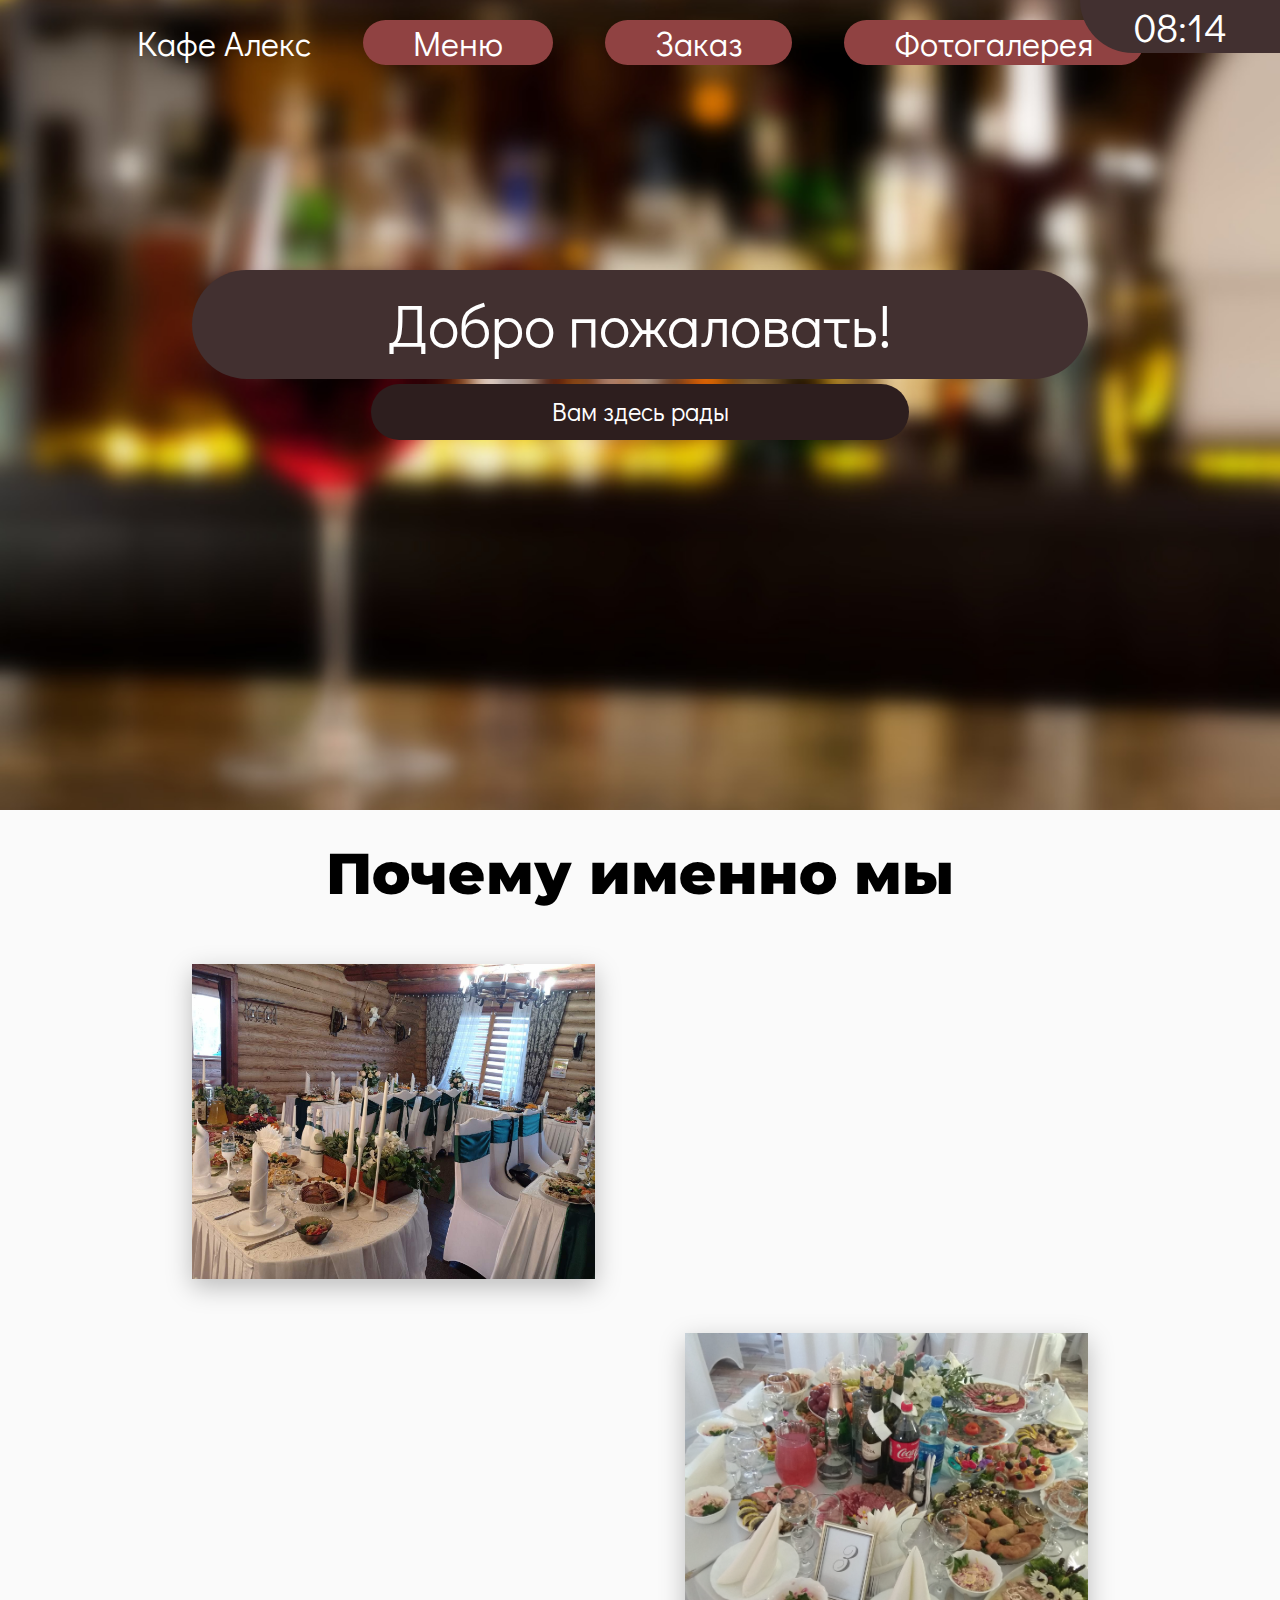
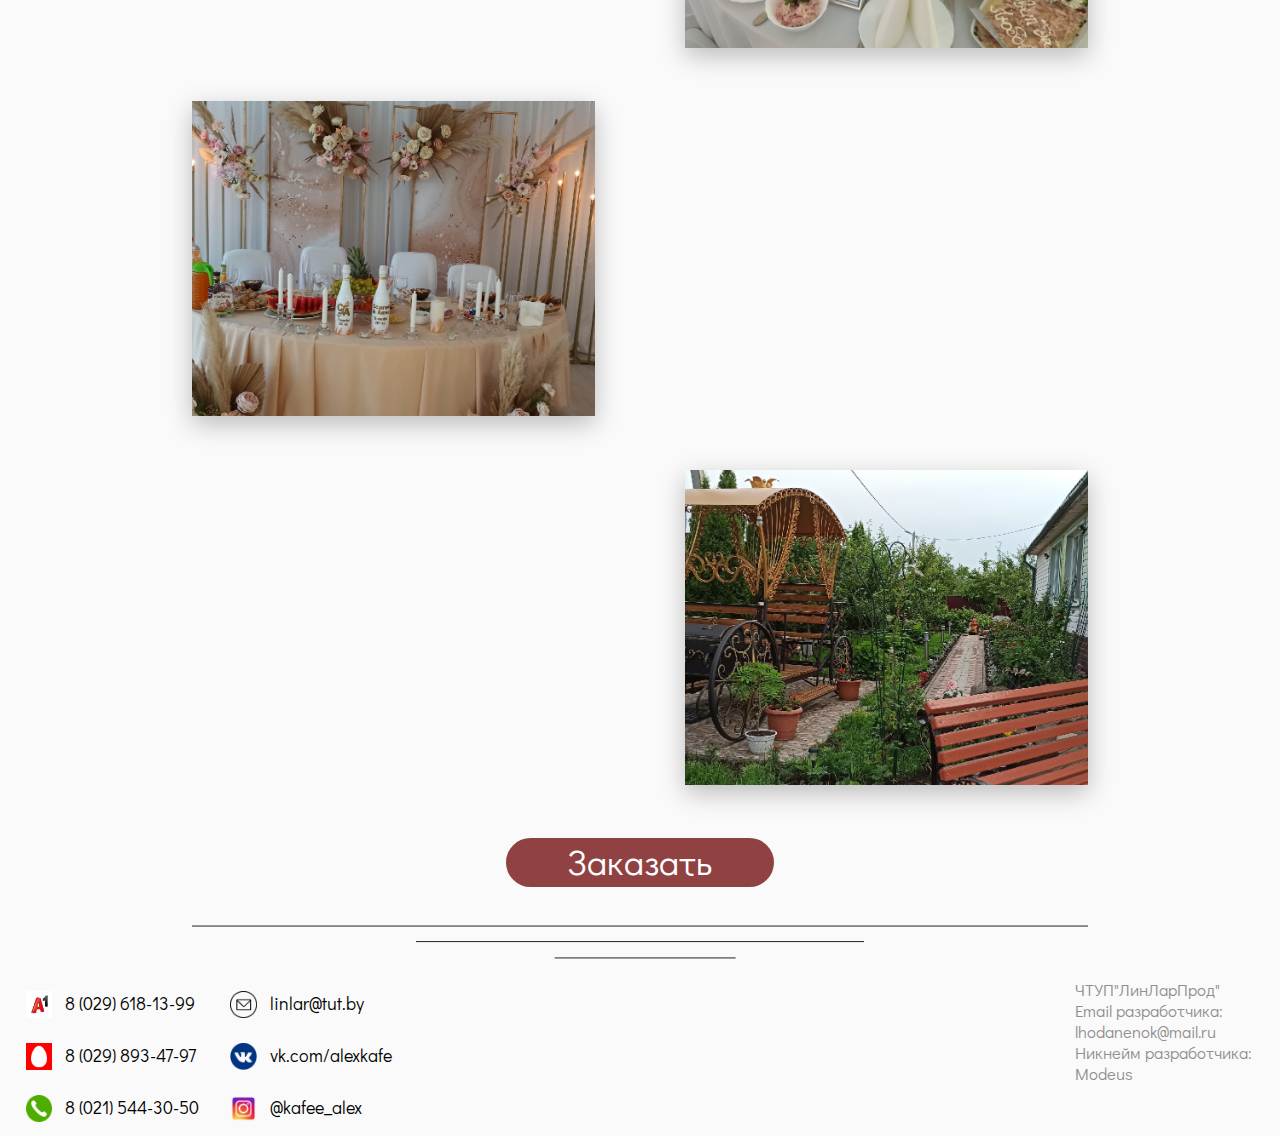
<file: Code/index.html>
<!DOCTYPE html>
<html lang="en">
<head>
    <link rel="stylesheet" href="css/index.css">
    <link rel="preconnect" href="https://fonts.googleapis.com">
    <link rel="preconnect" href="https://fonts.gstatic.com" crossorigin>
    <link href="https://fonts.googleapis.com/css2?family=Didact+Gothic&family=Montserrat:wght@800&display=swap" rel="stylesheet">
    <meta charset="UTF-8">
    <title>Кафе Алекс</title>
</head>
<body>
    <header>
        <img class="backImage" src="../Media/background_blured.jpg" alt="">
            <nav>
                <div class="menuTitle">Кафе Алекс</div>
                <a class="linkTo" href="Menu.html"><div class="navButton">Меню</div></a>
                <a class="linkTo" href="Order.html"><div class="navButton">Заказ</div></a>
                <a class="linkTo" href="Photogalery.html"><div class="navButton">Фотогалерея</div></a>
            </nav>
            <div id="clock"></div>
        <div class="greetings">
            <div class="h1Title">Добро пожаловать!</div>
            <div class="h2Title">Вам здесь рады</div>
        </div>
    </header>
    <main>
        <div class="mainTitle">Почему именно мы</div>
        <div class="type1">
            <img src="../Media/delivery.jpg" class="imgMain" alt="">
            <div class="element-animation">
                <h3 class="mHead">Доставка куда угодно.</h3>
                <p class="mText">Если вам не удобно проводить мероприятие у нас, мы можем
                    организвать доставку в любую
                    часть Витебской области. Мы можем как просто доставить, так и накрыть столы и организовать обслуживание</p>
            </div>
        </div>
        <div class="type2">
            <img src="../Media/tasty.jpg" class="imgMain" alt="">
            <div class="element-animation">
                <h3 class="mHead">Вкусная кухня.</h3>
                <p class="mText">Наши повара обладают навыками и опытом готовки различных блюд абсолютно разных направлений, от белорусской домашней кухни до различных деликатесов, все позиции и их цены представлены в меню</p>
            </div>
        </div>
        <div class="type1">
            <img src="../Media/lowprice.jpg" class="imgMain" alt="">
            <div class="element-animation">
                <h3 class="mHead">Низкая цена.</h3>
                <p class="mText">Несмотря на высокий уровень качества нашей продукции, цена на нашу продукцию является одной из самых низких на рынке, что несомненно является большим приемуществом</p>
            </div>
        </div>
        <div class="type2">
            <img src="../Media/beauty.jpg" class="imgMain" alt="">
            <div class="element-animation">
                <h3 class="mHead">Красивые залы и сад.</h3>
                <p class="mText">На территории нашего кафе, помимо невероятно красивых залов, есть также сад с беседками и большим количеством фотозон, где можно сделать фото для социальных сетей</p>
            </div>
        </div>
        <a href="Order.html" class="linkToOrder"><div class="mainOrderButton">Заказать</div></a>
        <svg class="lines" width="1040" height="38" viewBox="0 0 1040 38" fill="none" xmlns="http://www.w3.org/2000/svg">
            <line y1="0.5" x2="1040" y2="0.5" stroke="black"/>
            <line x1="260" y1="18.5" x2="780" y2="18.5" stroke="black"/>
            <line x1="421" y1="37.5" x2="631" y2="37.5" stroke="black"/>
        </svg>
    </main>
    <footer>
        <div class="devInfo">
            <XML ID="info">
                <?xml version="1.0"?>
                <informationXML>
                    <companyName>ЧТУП"ЛинЛарПрод"</companyName>
                    <developEmail>Email разработчика: lhodanenok@mail.ru</developEmail>
                    <developNickname>Никнейм разработчика: Modeus</developNickname>
                </informationXML>
            </XML>
        </div>
        <div class="socialsAndTelephones">
            <div class="socialMediaDiv">
                <img class="socialImage" src="../Media/A1Icon.jpg" alt="">
                <div class="socialInfo">8 (029) 618-13-99</div>
            </div>
            <div class="socialMediaDiv">
                <img class="socialImage" src="../Media/emailIcon.png" alt="">
                <div class="socialInfo">linlar@tut.by</div>
            </div>
            <div class="socialMediaDiv">
                <img class="socialImage" src="../Media/mtsIcon.png" alt="">
                <div class="socialInfo">8 (029) 893-47-97</div>
            </div>
            <div class="socialMediaDiv">
                <img class="socialImage" src="../Media/vkIcon.png" alt="">
                <div class="socialInfo">vk.com/alexkafe</div>
            </div>
            <div class="socialMediaDiv">
                <img class="socialImage" src="../Media/phoneIcon.png" alt="">
                <div class="socialInfo">8 (021) 544-30-50</div>
            </div>
            <div class="socialMediaDiv">
                <img class="socialImage" src="../Media/instIcon.png" alt="">
                <div class="socialInfo">@kafee_alex</div>
            </div>
        </div>
    </footer>
    <script src="js/Clock.js"></script>
    <script src="js/elementAnimation.js"></script>
</body>
</html>
</file>
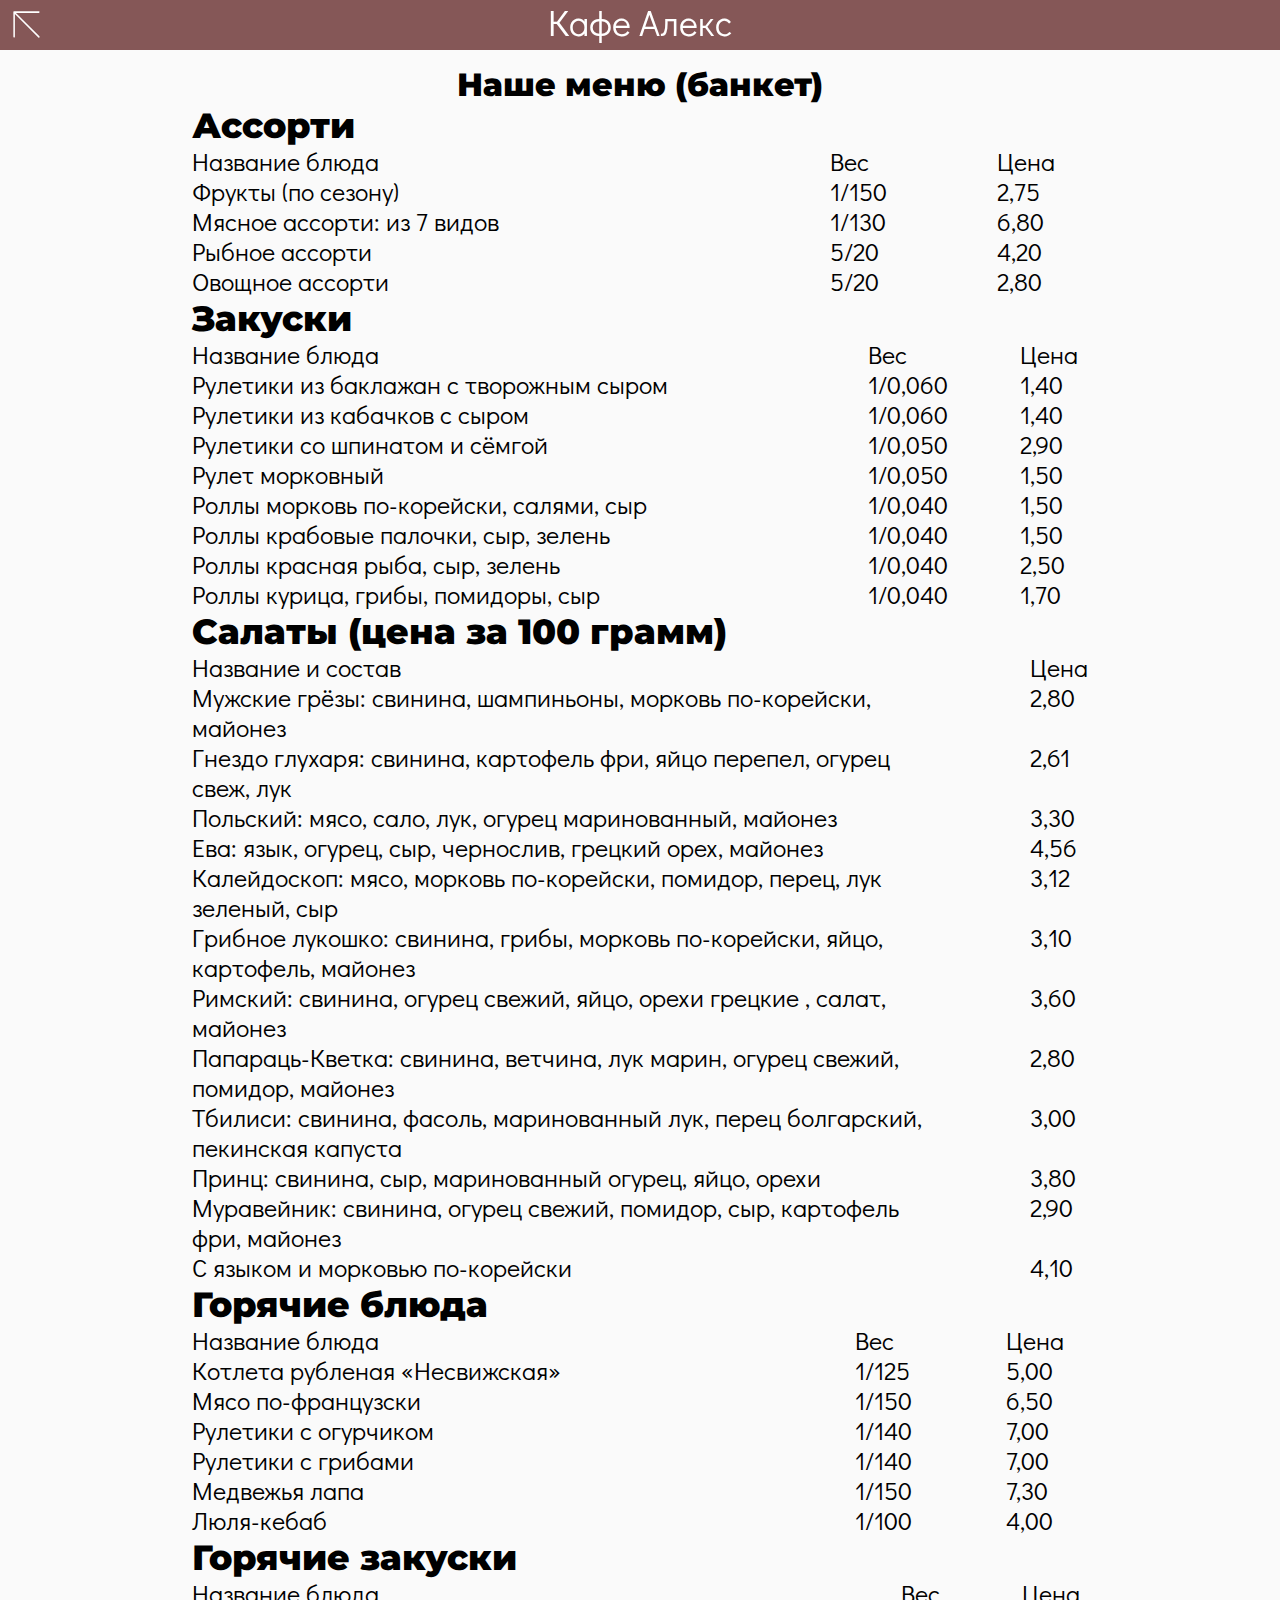
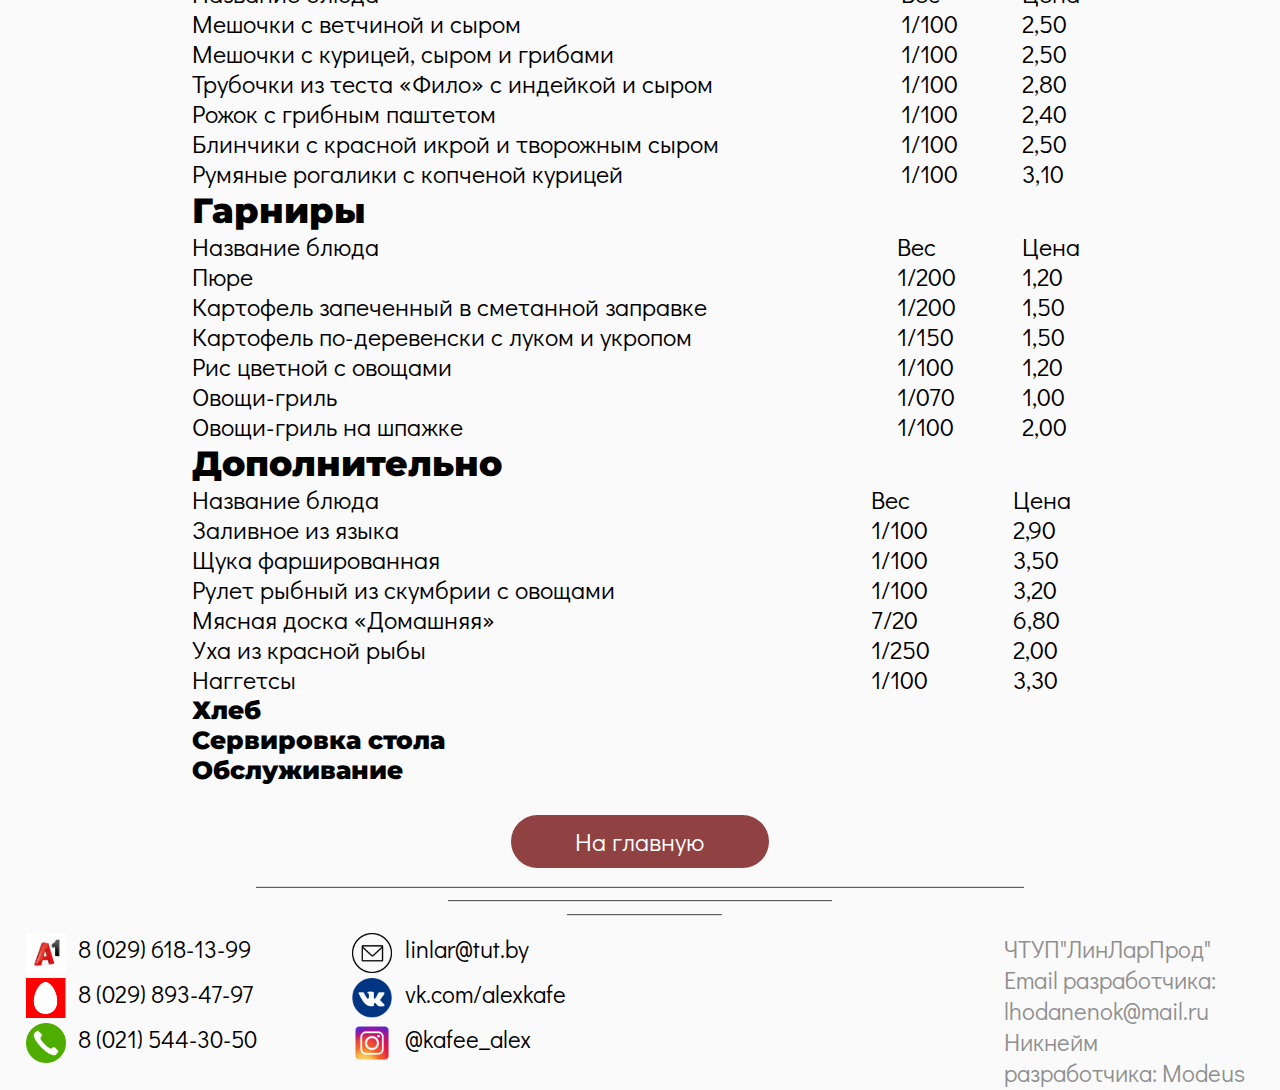
<file: Code/Menu.html>
<!DOCTYPE html>
<html lang="en">
<head>
    <link rel="stylesheet" href="css/menu.css">
    <link rel="preconnect" href="https://fonts.googleapis.com">
    <link rel="preconnect" href="https://fonts.gstatic.com" crossorigin>
    <link href="https://fonts.googleapis.com/css2?family=Didact+Gothic&family=Montserrat:wght@800&display=swap" rel="stylesheet">
    <meta charset="UTF-8">
    <title>Меню</title>
</head>
<body>
    <header>
        <a href="index.html">
            <svg class="arrow" viewBox="0 0 35 35" fill="none" xmlns="http://www.w3.org/2000/svg">
                <path fill-rule="evenodd" clip-rule="evenodd" d="M0.534253 1.07553C0.48536 1.19344 0.458374 1.32272 0.458374 1.45831V1.45849V33.5416C0.458374 34.0939 0.906089 34.5416 1.45837 34.5416C2.01066 34.5416 2.45837 34.0939 2.45837 33.5416V3.87253L32.8346 34.2488C33.2251 34.6393 33.8583 34.6393 34.2488 34.2488C34.6393 33.8582 34.6393 33.2251 34.2488 32.8345L3.87259 2.45831H33.5417C34.094 2.45831 34.5417 2.0106 34.5417 1.45831C34.5417 0.906029 34.094 0.458313 33.5417 0.458313H1.45837C1.18331 0.458313 0.934185 0.569369 0.753391 0.749089C0.751973 0.750499 0.750559 0.751912 0.74915 0.75333C0.654325 0.848714 0.582693 0.958455 0.534253 1.07553Z" fill="white"/>
            </svg>
        </a>
        <div class="headTitle">Кафе Алекс</div>
    </header>
    <main>
        <div class="bigTitle">Наше меню (банкет)</div>
        <h2>Ассорти</h2>
        <div class="partOfMenu">
        <div class="tableRow"><div class="dishName">Название блюда</div><div class="dishWeight">Вес</div><div class="dishCost">Цена</div></div>
        <div class="tableRow"><div class="dishName">Фрукты (по сезону)</div><div class="dishWeight">1/150</div><div class="dishCost">2,75</div></div>
        <div class="tableRow"><div class="dishName">Мясное ассорти: из 7 видов</div><div class="dishWeight">1/130</div><div class="dishCost">6,80</div></div>
        <div class="tableRow"><div class="dishName">Рыбное ассорти</div><div class="dishWeight">5/20</div><div class="dishCost">4,20</div></div>
        <div class="tableRow"><div class="dishName">Овощное ассорти</div><div class="dishWeight">5/20</div><div class="dishCost">2,80</div></div>
        </div>
        <h2>Закуски</h2>
        <div class="partOfMenu">
            <div class="tableRow"><div class="dishName">Название блюда</div><div class="dishWeight">Вес</div><div class="dishCost">Цена</div></div>
            <div class="tableRow"><div class="dishName">Рулетики из баклажан с творожным сыром</div><div class="dishWeight">1/0,060</div><div class="dishCost">1,40</div></div>
            <div class="tableRow"><div class="dishName">Рулетики из кабачков с сыром</div><div class="dishWeight">1/0,060</div><div class="dishCost">1,40</div></div>
            <div class="tableRow"><div class="dishName">Рулетики со шпинатом и сёмгой</div><div class="dishWeight">1/0,050</div><div class="dishCost">2,90</div></div>
            <div class="tableRow"><div class="dishName">Рулет морковный</div><div class="dishWeight">1/0,050</div><div class="dishCost">1,50</div></div>
            <div class="tableRow"><div class="dishName">Роллы морковь по-корейски, салями, сыр</div><div class="dishWeight">1/0,040</div><div class="dishCost">1,50</div></div>
            <div class="tableRow"><div class="dishName">Роллы крабовые палочки, сыр, зелень</div><div class="dishWeight">1/0,040</div><div class="dishCost">1,50</div></div>
            <div class="tableRow"><div class="dishName">Роллы красная рыба, сыр, зелень</div><div class="dishWeight">1/0,040</div><div class="dishCost">2,50</div></div>
            <div class="tableRow"><div class="dishName">Роллы курица, грибы, помидоры, сыр</div><div class="dishWeight">1/0,040</div><div class="dishCost">1,70</div></div>
        </div>
        <h2>Салаты (цена за 100 грамм)</h2>
        <div class="partOfMenu">
            <div class="tableRow"><div class="dishName">Название и состав</div><div class="dishCost">Цена</div></div>
            <div class="tableRow"><div class="dishName">Мужские грёзы: свинина, шампиньоны, морковь по-корейски, майонез</div><div class="dishCost">2,80</div></div>
            <div class="tableRow"><div class="dishName">Гнездо глухаря: свинина, картофель фри, яйцо перепел, огурец свеж, лук</div><div class="dishCost">2,61</div></div>
            <div class="tableRow"><div class="dishName">Польский: мясо, сало, лук, огурец маринованный, майонез</div><div class="dishCost">3,30</div></div>
            <div class="tableRow"><div class="dishName">Ева: язык, огурец, сыр, чернослив, грецкий орех, майонез</div><div class="dishCost">4,56</div></div>
            <div class="tableRow"><div class="dishName">Калейдоскоп: мясо, морковь по-корейски, помидор, перец, лук зеленый, сыр</div><div class="dishCost">3,12</div></div>
            <div class="tableRow"><div class="dishName">Грибное лукошко: свинина, грибы, морковь по-корейски, яйцо, картофель, майонез</div><div class="dishCost">3,10</div></div>
            <div class="tableRow"><div class="dishName">Римский: свинина, огурец свежий, яйцо, орехи грецкие , салат, майонез</div><div class="dishCost">3,60</div></div>
            <div class="tableRow"><div class="dishName">Папараць-Кветка: свинина, ветчина, лук марин, огурец свежий, помидор, майонез</div><div class="dishCost">2,80</div></div>
            <div class="tableRow"><div class="dishName">Тбилиси: свинина, фасоль, маринованный лук, перец болгарский, пекинская капуста</div><div class="dishCost">3,00</div></div>
            <div class="tableRow"><div class="dishName">Принц: свинина, сыр, маринованный огурец, яйцо, орехи</div><div class="dishCost">3,80</div></div>
            <div class="tableRow"><div class="dishName">Муравейник: свинина, огурец свежий, помидор, сыр, картофель фри, майонез</div><div class="dishCost">2,90</div></div>
            <div class="tableRow"><div class="dishName">С языком и морковью по-корейски</div><div class="dishCost">4,10</div></div>
            <div class="tableRow"><div class="dishName"></div><div class="dishCost"></div></div>
            <div class="tableRow"><div class="dishName"></div><div class="dishCost"></div></div>
        </div>
        <h2>Горячие блюда</h2>
        <div class="partOfMenu">
            <div class="tableRow"><div class="dishName">Название блюда</div><div class="dishWeight">Вес</div><div class="dishCost">Цена</div></div>
            <div class="tableRow"><div class="dishName">Котлета рубленая «Несвижская»</div><div class="dishWeight">1/125</div><div class="dishCost">5,00</div></div>
            <div class="tableRow"><div class="dishName">Мясо по-французски</div><div class="dishWeight">1/150</div><div class="dishCost">6,50</div></div>
            <div class="tableRow"><div class="dishName">Рулетики с огурчиком</div><div class="dishWeight">1/140</div><div class="dishCost">7,00</div></div>
            <div class="tableRow"><div class="dishName">Рулетики с грибами</div><div class="dishWeight">1/140</div><div class="dishCost"> 7,00</div></div>
            <div class="tableRow"><div class="dishName">Медвежья лапа</div><div class="dishWeight">1/150</div><div class="dishCost">7,30</div></div>
            <div class="tableRow"><div class="dishName">Люля-кебаб</div><div class="dishWeight">1/100</div><div class="dishCost">4,00</div></div>
        </div>
        <h2>Горячие закуски</h2>
        <div class="partOfMenu">
            <div class="tableRow"><div class="dishName">Название блюда</div><div class="dishWeight">Вес</div><div class="dishCost">Цена</div></div>
            <div class="tableRow"><div class="dishName">Мешочки с ветчиной и сыром</div><div class="dishWeight">1/100</div><div class="dishCost">2,50</div></div>
            <div class="tableRow"><div class="dishName">Мешочки с курицей, сыром и грибами</div><div class="dishWeight">1/100</div><div class="dishCost">2,50</div></div>
            <div class="tableRow"><div class="dishName">Трубочки из теста «Фило» с индейкой и сыром</div><div class="dishWeight">1/100</div><div class="dishCost">2,80</div></div>
            <div class="tableRow"><div class="dishName">Рожок с грибным паштетом</div><div class="dishWeight">1/100</div><div class="dishCost">2,40</div></div>
            <div class="tableRow"><div class="dishName">Блинчики с красной икрой и творожным сыром</div><div class="dishWeight">1/100</div><div class="dishCost">2,50</div></div>
            <div class="tableRow"><div class="dishName">Румяные рогалики с копченой курицей</div><div class="dishWeight">1/100</div><div class="dishCost">3,10</div></div>
        </div>
        <h2>Гарниры</h2>
        <div class="partOfMenu">
            <div class="tableRow"><div class="dishName">Название блюда</div><div class="dishWeight">Вес</div><div class="dishCost">Цена</div></div>
            <div class="tableRow"><div class="dishName">Пюре</div><div class="dishWeight">1/200</div><div class="dishCost">1,20</div></div>
            <div class="tableRow"><div class="dishName">Картофель запеченный в сметанной заправке</div><div class="dishWeight">1/200</div><div class="dishCost">1,50</div></div>
            <div class="tableRow"><div class="dishName">Картофель по-деревенски с луком и укропом</div><div class="dishWeight">1/150</div><div class="dishCost">1,50</div></div>
            <div class="tableRow"><div class="dishName">Рис цветной с овощами</div><div class="dishWeight">1/100</div><div class="dishCost">1,20</div></div>
            <div class="tableRow"><div class="dishName">Овощи-гриль</div><div class="dishWeight">1/070</div><div class="dishCost">1,00</div></div>
            <div class="tableRow"><div class="dishName">Овощи-гриль на шпажке</div><div class="dishWeight">1/100</div><div class="dishCost">2,00</div></div>
        </div>
        <h2>Дополнительно</h2>
        <div class="partOfMenu">
            <div class="tableRow"><div class="dishName">Название блюда</div><div class="dishWeight">Вес</div><div class="dishCost">Цена</div></div>
            <div class="tableRow"><div class="dishName">Заливное из языка</div><div class="dishWeight">1/100</div><div class="dishCost">2,90</div></div>
            <div class="tableRow"><div class="dishName">Щука фаршированная</div><div class="dishWeight">1/100</div><div class="dishCost">3,50</div></div>
            <div class="tableRow"><div class="dishName">Рулет рыбный из скумбрии с овощами</div><div class="dishWeight">1/100</div><div class="dishCost">3,20</div></div>
            <div class="tableRow"><div class="dishName">Мясная доска «Домашняя»</div><div class="dishWeight">7/20</div><div class="dishCost">6,80</div></div>
            <div class="tableRow"><div class="dishName">Уха из красной рыбы</div><div class="dishWeight">1/250</div><div class="dishCost">2,00</div></div>
            <div class="tableRow"><div class="dishName">Наггетсы</div><div class="dishWeight">1/100</div><div class="dishCost">3,30</div></div>
        </div>
        <h3>Хлеб</h3>
        <h3>Сервировка стола</h3>
        <h3>Обслуживание</h3>
        <div class="buttonToPage"><a href="index.html">На главную</a></div>
        <svg class="lines" viewBox="0 0 1040 38" fill="none" xmlns="http://www.w3.org/2000/svg">
            <line y1="0.5" x2="1040" y2="0.5" stroke="black"/>
            <line x1="260" y1="18.5" x2="780" y2="18.5" stroke="black"/>
            <line x1="421" y1="37.5" x2="631" y2="37.5" stroke="black"/>
        </svg>
    </main>
    <footer>
        <div class="devInfo">
            <XML ID="info">
                <?xml version="1.0"?>
                <informationXML>
                    <companyName>ЧТУП"ЛинЛарПрод"</companyName>
                    <developEmail>Email разработчика: lhodanenok@mail.ru</developEmail>
                    <developNickname>Никнейм разработчика: Modeus</developNickname>
                </informationXML>
            </XML>
        </div>
        <div class="socialsAndTelephones">
            <div class="socialMediaDiv">
                <img class="socialImage" src="../Media/A1Icon.jpg" alt="">
                <div class="socialInfo">8 (029) 618-13-99</div>
            </div>
            <div class="socialMediaDiv">
                <img class="socialImage" src="../Media/emailIcon.png" alt="">
                <div class="socialInfo">linlar@tut.by</div>
            </div>
            <div class="socialMediaDiv">
                <img class="socialImage" src="../Media/mtsIcon.png" alt="">
                <div class="socialInfo">8 (029) 893-47-97</div>
            </div>
            <div class="socialMediaDiv">
                <img class="socialImage" src="../Media/vkIcon.png" alt="">
                <div class="socialInfo">vk.com/alexkafe</div>
            </div>
            <div class="socialMediaDiv">
                <img class="socialImage" src="../Media/phoneIcon.png" alt="">
                <div class="socialInfo">8 (021) 544-30-50</div>
            </div>
            <div class="socialMediaDiv">
                <img class="socialImage" src="../Media/instIcon.png" alt="">
                <div class="socialInfo">@kafee_alex</div>
            </div>
        </div>
    </footer>
</body>
</html>
</file>
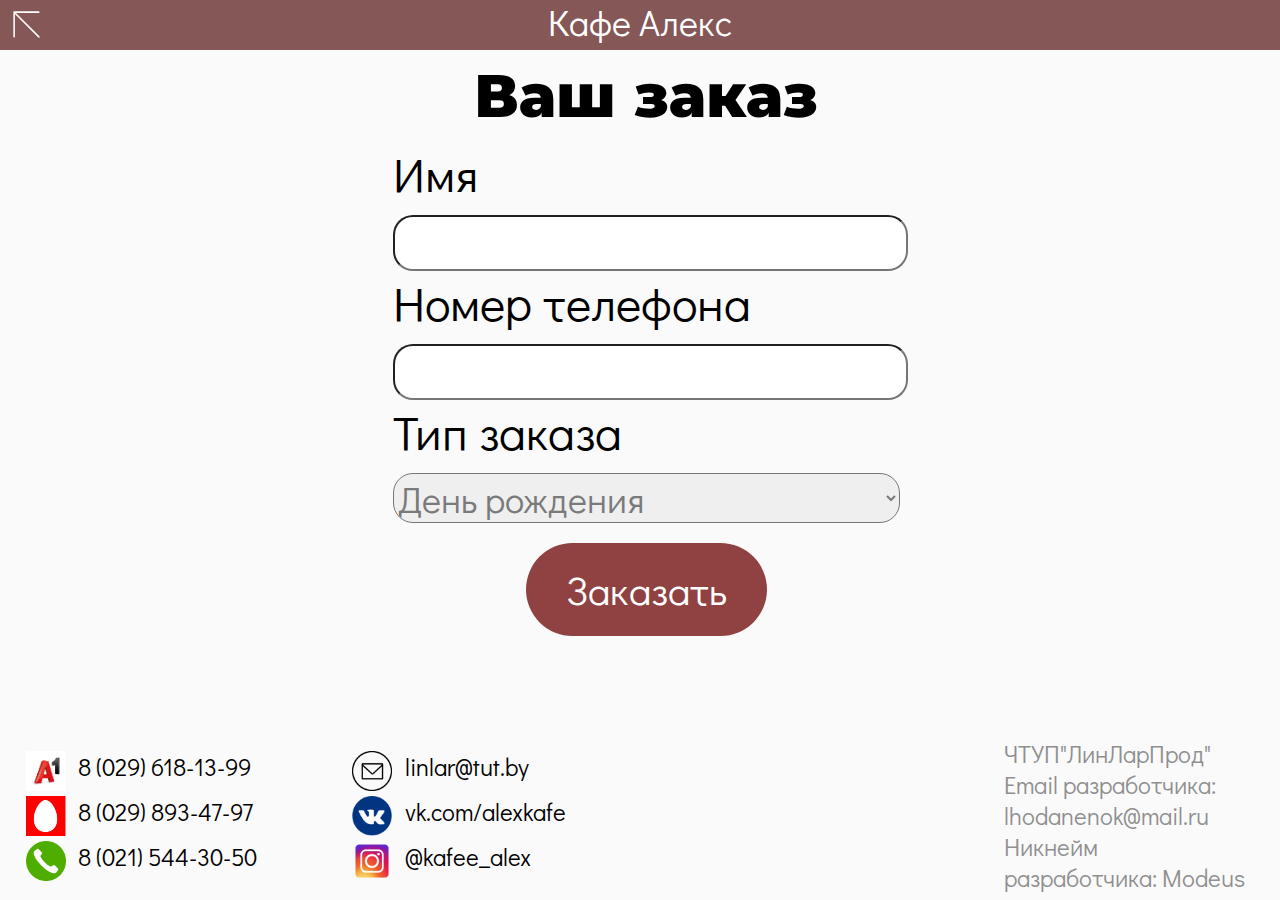
<file: Code/Order.html>
<!DOCTYPE html>
<html lang="en">
<head>
    <link rel="stylesheet" href="css/order.css">
    <link rel="preconnect" href="https://fonts.googleapis.com">
    <link rel="preconnect" href="https://fonts.gstatic.com" crossorigin>
    <link href="https://fonts.googleapis.com/css2?family=Didact+Gothic&family=Montserrat:wght@800&display=swap" rel="stylesheet">
    <meta charset="UTF-8">
    <title>Заказ</title>
</head>
<body>
    <header>
        <a href="index.html">
            <svg class="arrow" viewBox="0 0 35 35" fill="none" xmlns="http://www.w3.org/2000/svg">
                <path fill-rule="evenodd" clip-rule="evenodd" d="M0.534253 1.07553C0.48536 1.19344 0.458374 1.32272 0.458374 1.45831V1.45849V33.5416C0.458374 34.0939 0.906089 34.5416 1.45837 34.5416C2.01066 34.5416 2.45837 34.0939 2.45837 33.5416V3.87253L32.8346 34.2488C33.2251 34.6393 33.8583 34.6393 34.2488 34.2488C34.6393 33.8582 34.6393 33.2251 34.2488 32.8345L3.87259 2.45831H33.5417C34.094 2.45831 34.5417 2.0106 34.5417 1.45831C34.5417 0.906029 34.094 0.458313 33.5417 0.458313H1.45837C1.18331 0.458313 0.934185 0.569369 0.753391 0.749089C0.751973 0.750499 0.750559 0.751912 0.74915 0.75333C0.654325 0.848714 0.582693 0.958455 0.534253 1.07553Z" fill="white"/>
            </svg>
        </a>
        <div class="headTitle">Кафе Алекс</div>
    </header>
    <main>
        <div class="formName">Ваш заказ</div>
        <form>
            <div class="formRow">
                <label for="name">Имя</label>
                <input type="text" id="name">
            </div>
            <div class="formRow">
                <label for="phoneNumber">Номер телефона</label>
                <input type="text" id="phoneNumber">
            </div>
            <div class="formRow">
                <label for="type">Тип заказа</label>
                <select id="type">
                    <option>День рождения</option>
                    <option>Свадьба</option>
                    <option>Корпоратив</option>
                    <option>Похороны</option>
                    <option>Поминки</option>
                    <option>Другое</option>
                </select>
            </div>
            <a href="orderConfirmed.html" type="submit" >Заказать</a>
        </form>
    </main>
    <footer>
        <div class="devInfo">
            <XML ID="info">
                <?xml version="1.0"?>
                <informationXML>
                    <companyName>ЧТУП"ЛинЛарПрод"</companyName>
                    <developEmail>Email разработчика: lhodanenok@mail.ru</developEmail>
                    <developNickname>Никнейм разработчика: Modeus</developNickname>
                </informationXML>
            </XML>
        </div>
        <div class="socialsAndTelephones">
            <div class="socialMediaDiv">
                <img class="socialImage" src="../Media/A1Icon.jpg" alt="">
                <div class="socialInfo">8 (029) 618-13-99</div>
            </div>
            <div class="socialMediaDiv">
                <img class="socialImage" src="../Media/emailIcon.png" alt="">
                <div class="socialInfo">linlar@tut.by</div>
            </div>
            <div class="socialMediaDiv">
                <img class="socialImage" src="../Media/mtsIcon.png" alt="">
                <div class="socialInfo">8 (029) 893-47-97</div>
            </div>
            <div class="socialMediaDiv">
                <img class="socialImage" src="../Media/vkIcon.png" alt="">
                <div class="socialInfo">vk.com/alexkafe</div>
            </div>
            <div class="socialMediaDiv">
                <img class="socialImage" src="../Media/phoneIcon.png" alt="">
                <div class="socialInfo">8 (021) 544-30-50</div>
            </div>
            <div class="socialMediaDiv">
                <img class="socialImage" src="../Media/instIcon.png" alt="">
                <div class="socialInfo">@kafee_alex</div>
            </div>
        </div>
    </footer>
</body>
</html>
</file>
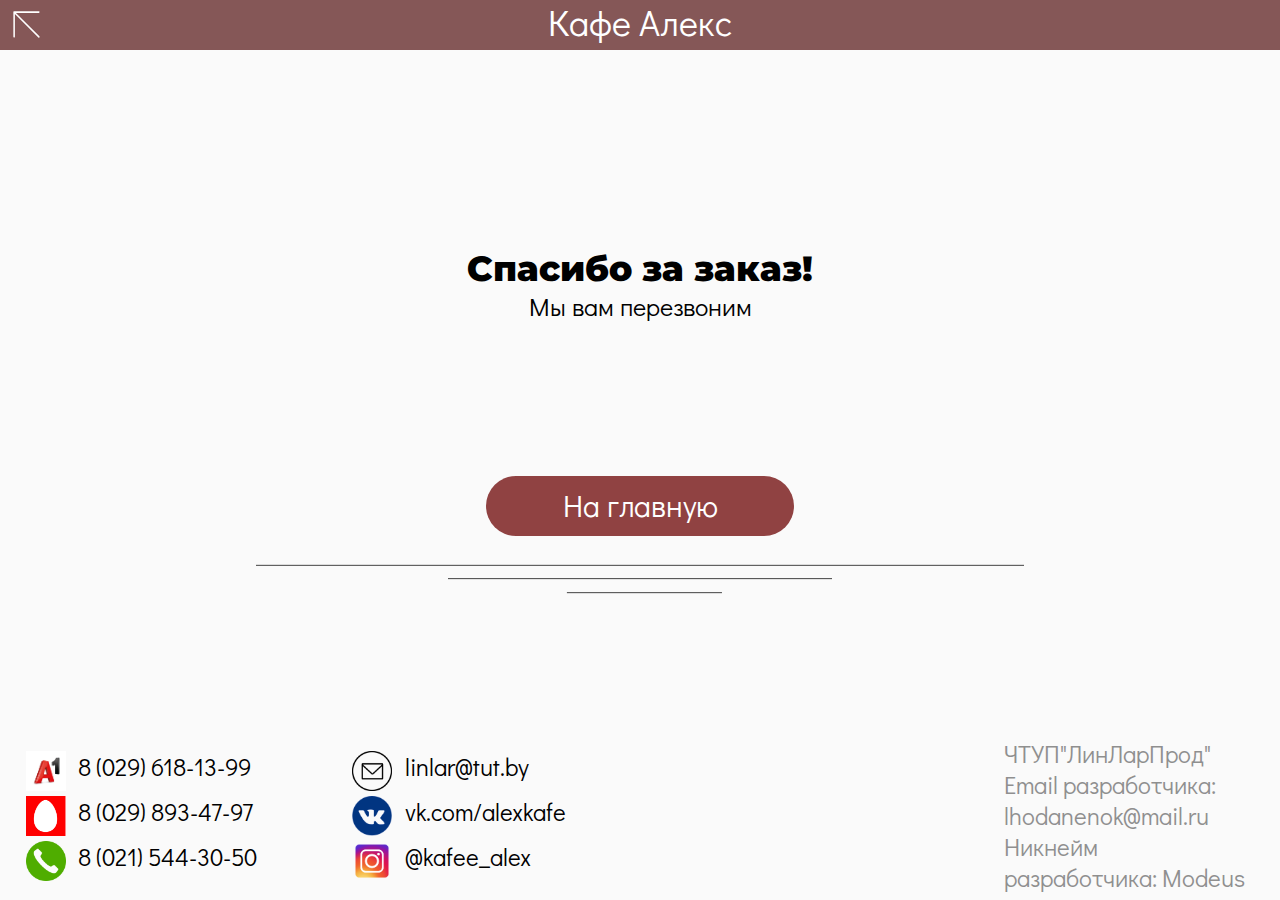
<file: Code/orderConfirmed.html>
<!DOCTYPE html>
<html lang="en">
<head>
    <link rel="stylesheet" href="css/orderConfirmed.css">
    <link rel="preconnect" href="https://fonts.googleapis.com">
    <link rel="preconnect" href="https://fonts.gstatic.com" crossorigin>
    <link href="https://fonts.googleapis.com/css2?family=Didact+Gothic&family=Montserrat:wght@800&display=swap" rel="stylesheet">
    <meta charset="UTF-8">
    <title>Заказ подтверждён!</title>
</head>
<body>
    <header>
        <a href="index.html">
            <svg class="arrow" viewBox="0 0 35 35" fill="none" xmlns="http://www.w3.org/2000/svg">
                <path fill-rule="evenodd" clip-rule="evenodd" d="M0.534253 1.07553C0.48536 1.19344 0.458374 1.32272 0.458374 1.45831V1.45849V33.5416C0.458374 34.0939 0.906089 34.5416 1.45837 34.5416C2.01066 34.5416 2.45837 34.0939 2.45837 33.5416V3.87253L32.8346 34.2488C33.2251 34.6393 33.8583 34.6393 34.2488 34.2488C34.6393 33.8582 34.6393 33.2251 34.2488 32.8345L3.87259 2.45831H33.5417C34.094 2.45831 34.5417 2.0106 34.5417 1.45831C34.5417 0.906029 34.094 0.458313 33.5417 0.458313H1.45837C1.18331 0.458313 0.934185 0.569369 0.753391 0.749089C0.751973 0.750499 0.750559 0.751912 0.74915 0.75333C0.654325 0.848714 0.582693 0.958455 0.534253 1.07553Z" fill="white"/>
            </svg>
        </a>
        <div class="headTitle">Кафе Алекс</div>
    </header>
    <main>
        <div class="bigTitle">Спасибо за заказ!</div>
        <div class="littleTitle">Мы вам перезвоним</div>
        <div class="buttonToPage"><a href="index.html">На главную</a></div>
        <svg class="lines" viewBox="0 0 1040 38" fill="none" xmlns="http://www.w3.org/2000/svg">
            <line y1="0.5" x2="1040" y2="0.5" stroke="black"/>
            <line x1="260" y1="18.5" x2="780" y2="18.5" stroke="black"/>
            <line x1="421" y1="37.5" x2="631" y2="37.5" stroke="black"/>
        </svg>
    </main>
    <footer>
        <div class="devInfo">
            <XML ID="info">
                <?xml version="1.0"?>
                <informationXML>
                    <companyName>ЧТУП"ЛинЛарПрод"</companyName>
                    <developEmail>Email разработчика: lhodanenok@mail.ru</developEmail>
                    <developNickname>Никнейм разработчика: Modeus</developNickname>
                </informationXML>
            </XML>
        </div>
        <div class="socialsAndTelephones">
            <div class="socialMediaDiv">
                <img class="socialImage" src="../Media/A1Icon.jpg" alt="">
                <div class="socialInfo">8 (029) 618-13-99</div>
            </div>
            <div class="socialMediaDiv">
                <img class="socialImage" src="../Media/emailIcon.png" alt="">
                <div class="socialInfo">linlar@tut.by</div>
            </div>
            <div class="socialMediaDiv">
                <img class="socialImage" src="../Media/mtsIcon.png" alt="">
                <div class="socialInfo">8 (029) 893-47-97</div>
            </div>
            <div class="socialMediaDiv">
                <img class="socialImage" src="../Media/vkIcon.png" alt="">
                <div class="socialInfo">vk.com/alexkafe</div>
            </div>
            <div class="socialMediaDiv">
                <img class="socialImage" src="../Media/phoneIcon.png" alt="">
                <div class="socialInfo">8 (021) 544-30-50</div>
            </div>
            <div class="socialMediaDiv">
                <img class="socialImage" src="../Media/instIcon.png" alt="">
                <div class="socialInfo">@kafee_alex</div>
            </div>
        </div>
    </footer>
</body>
</html>
</file>
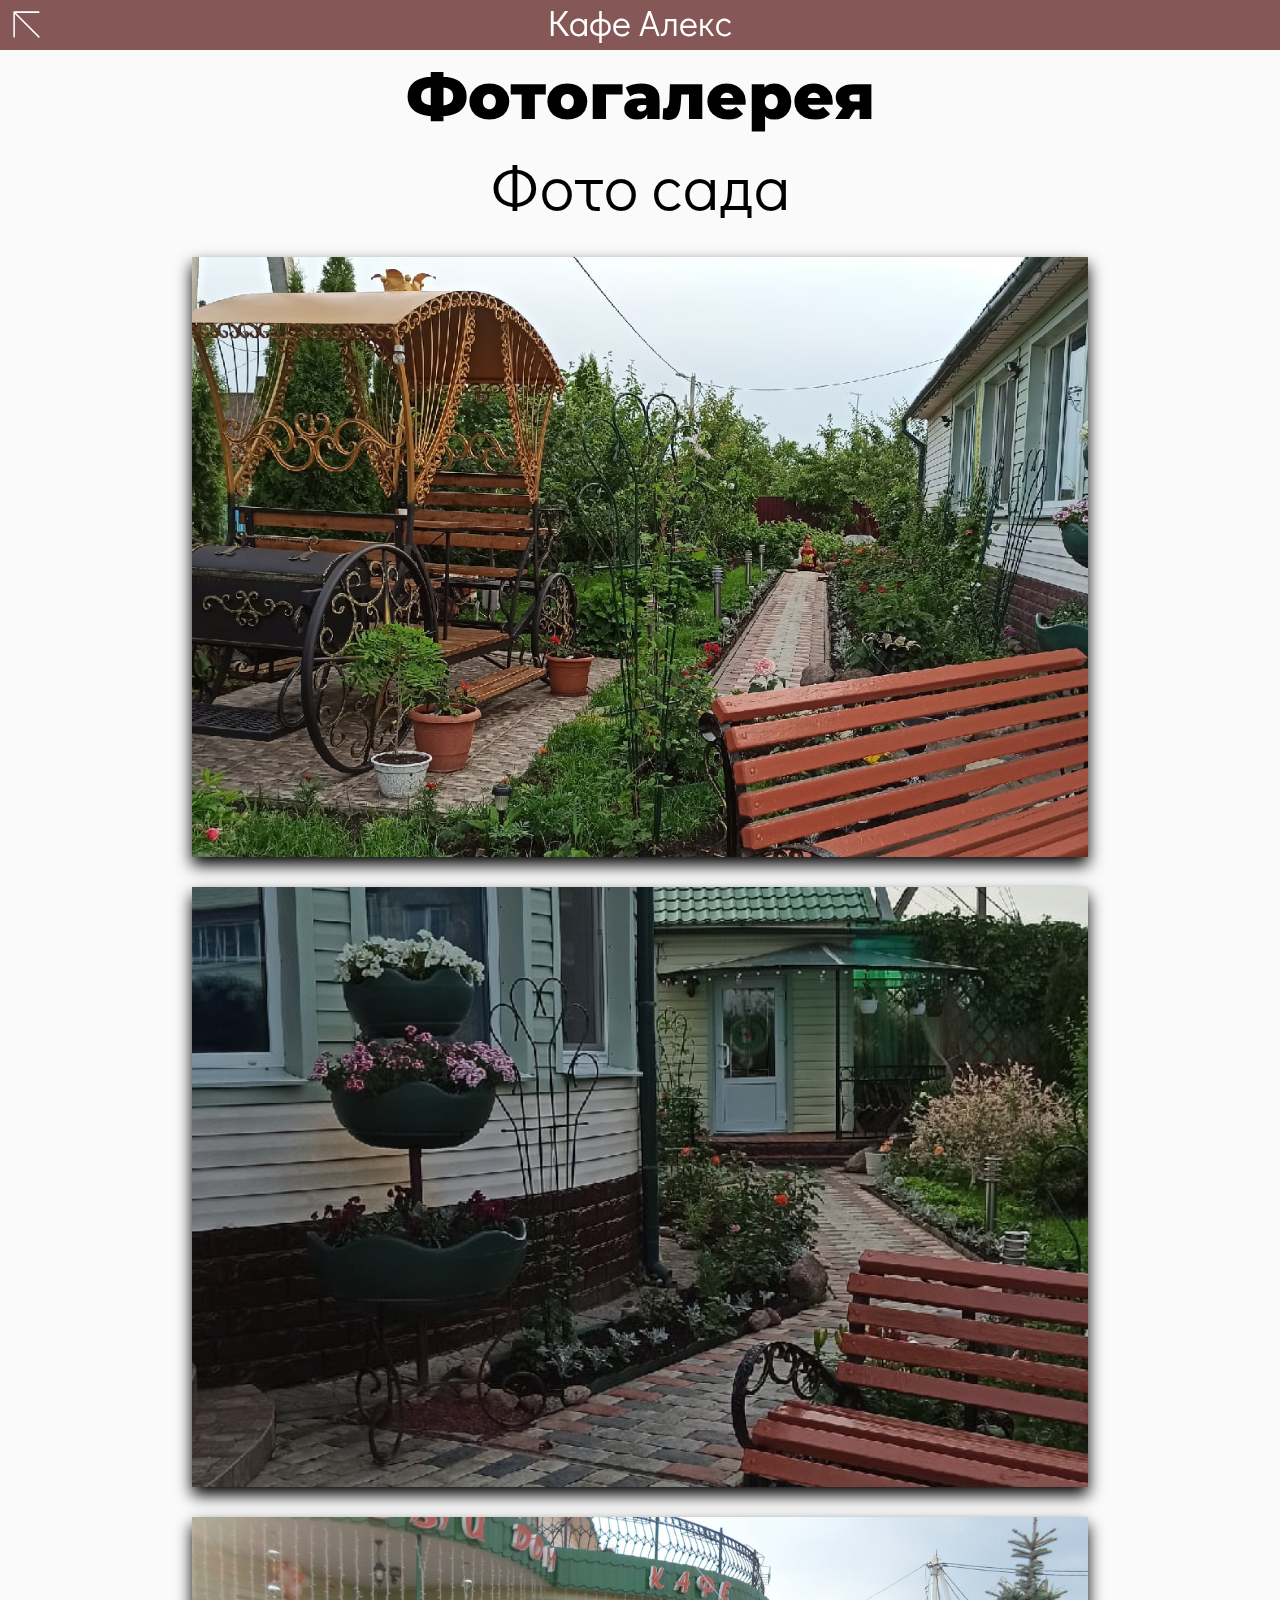
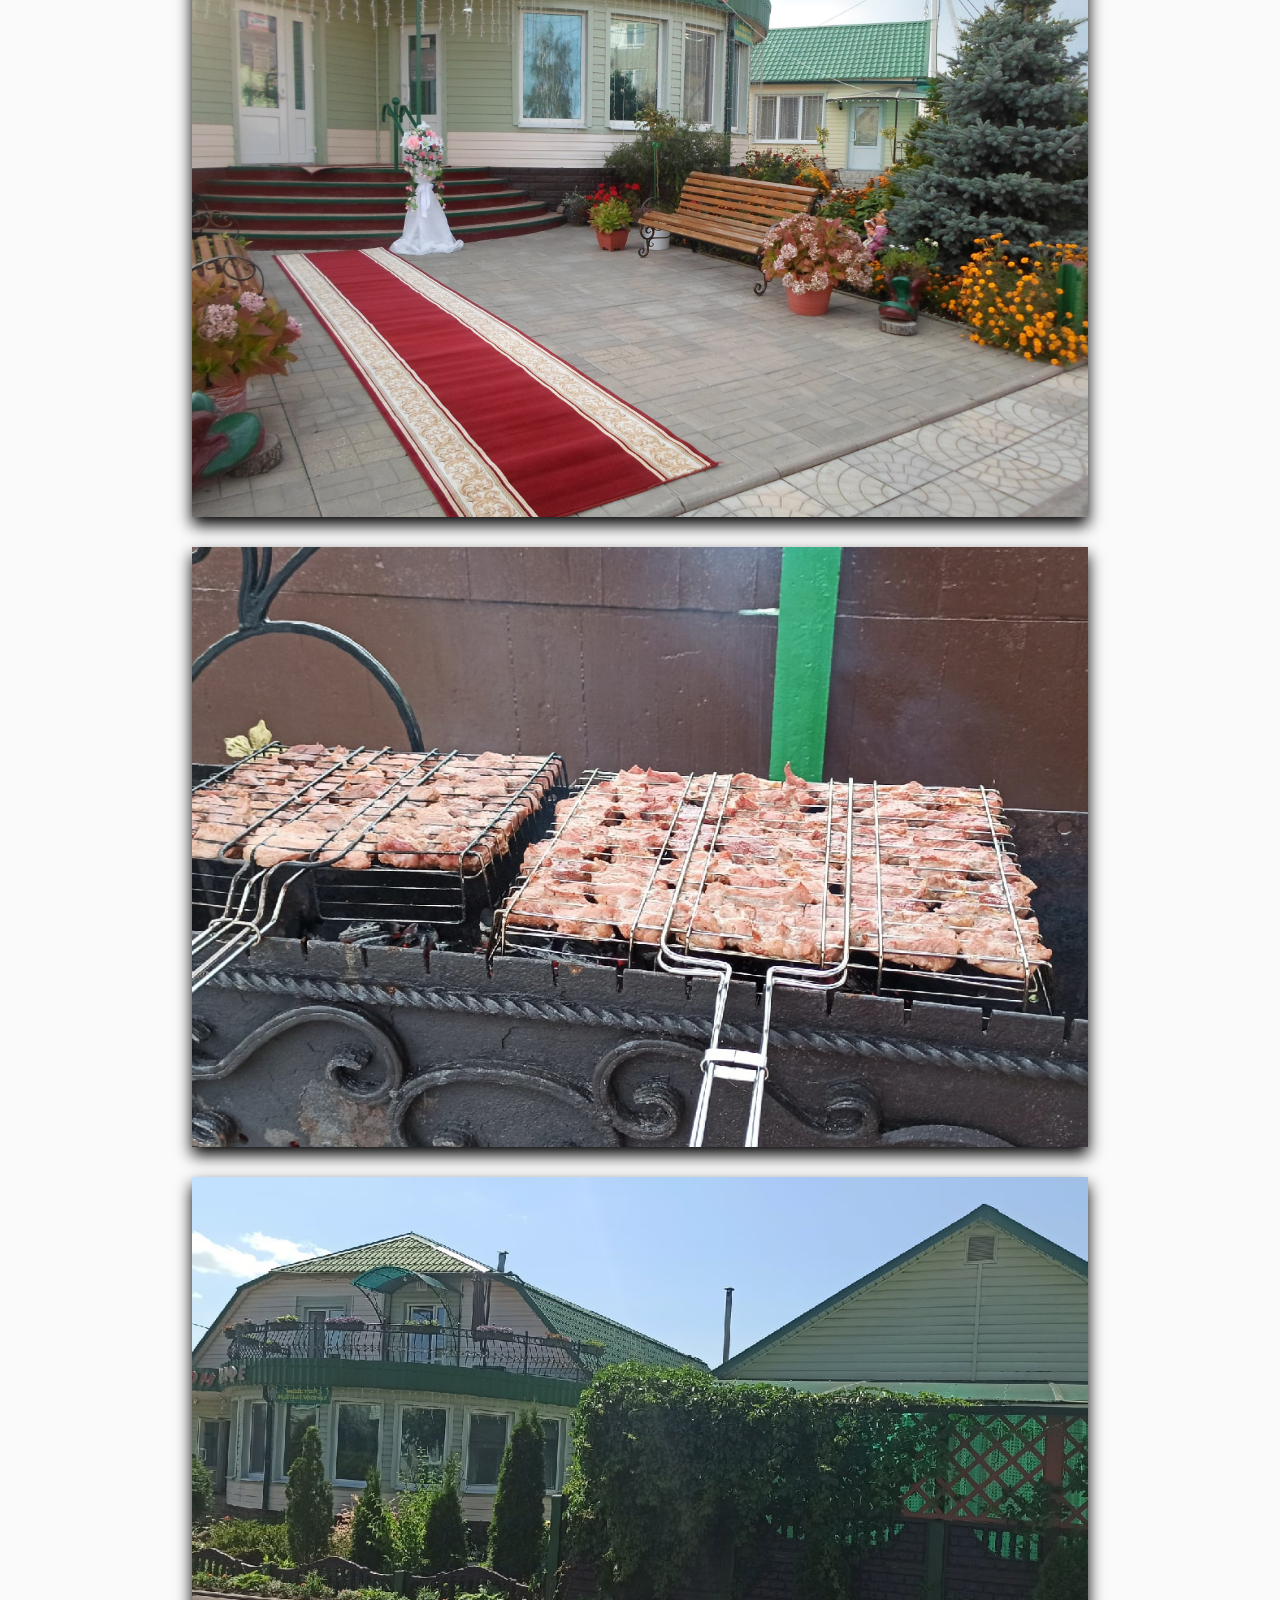
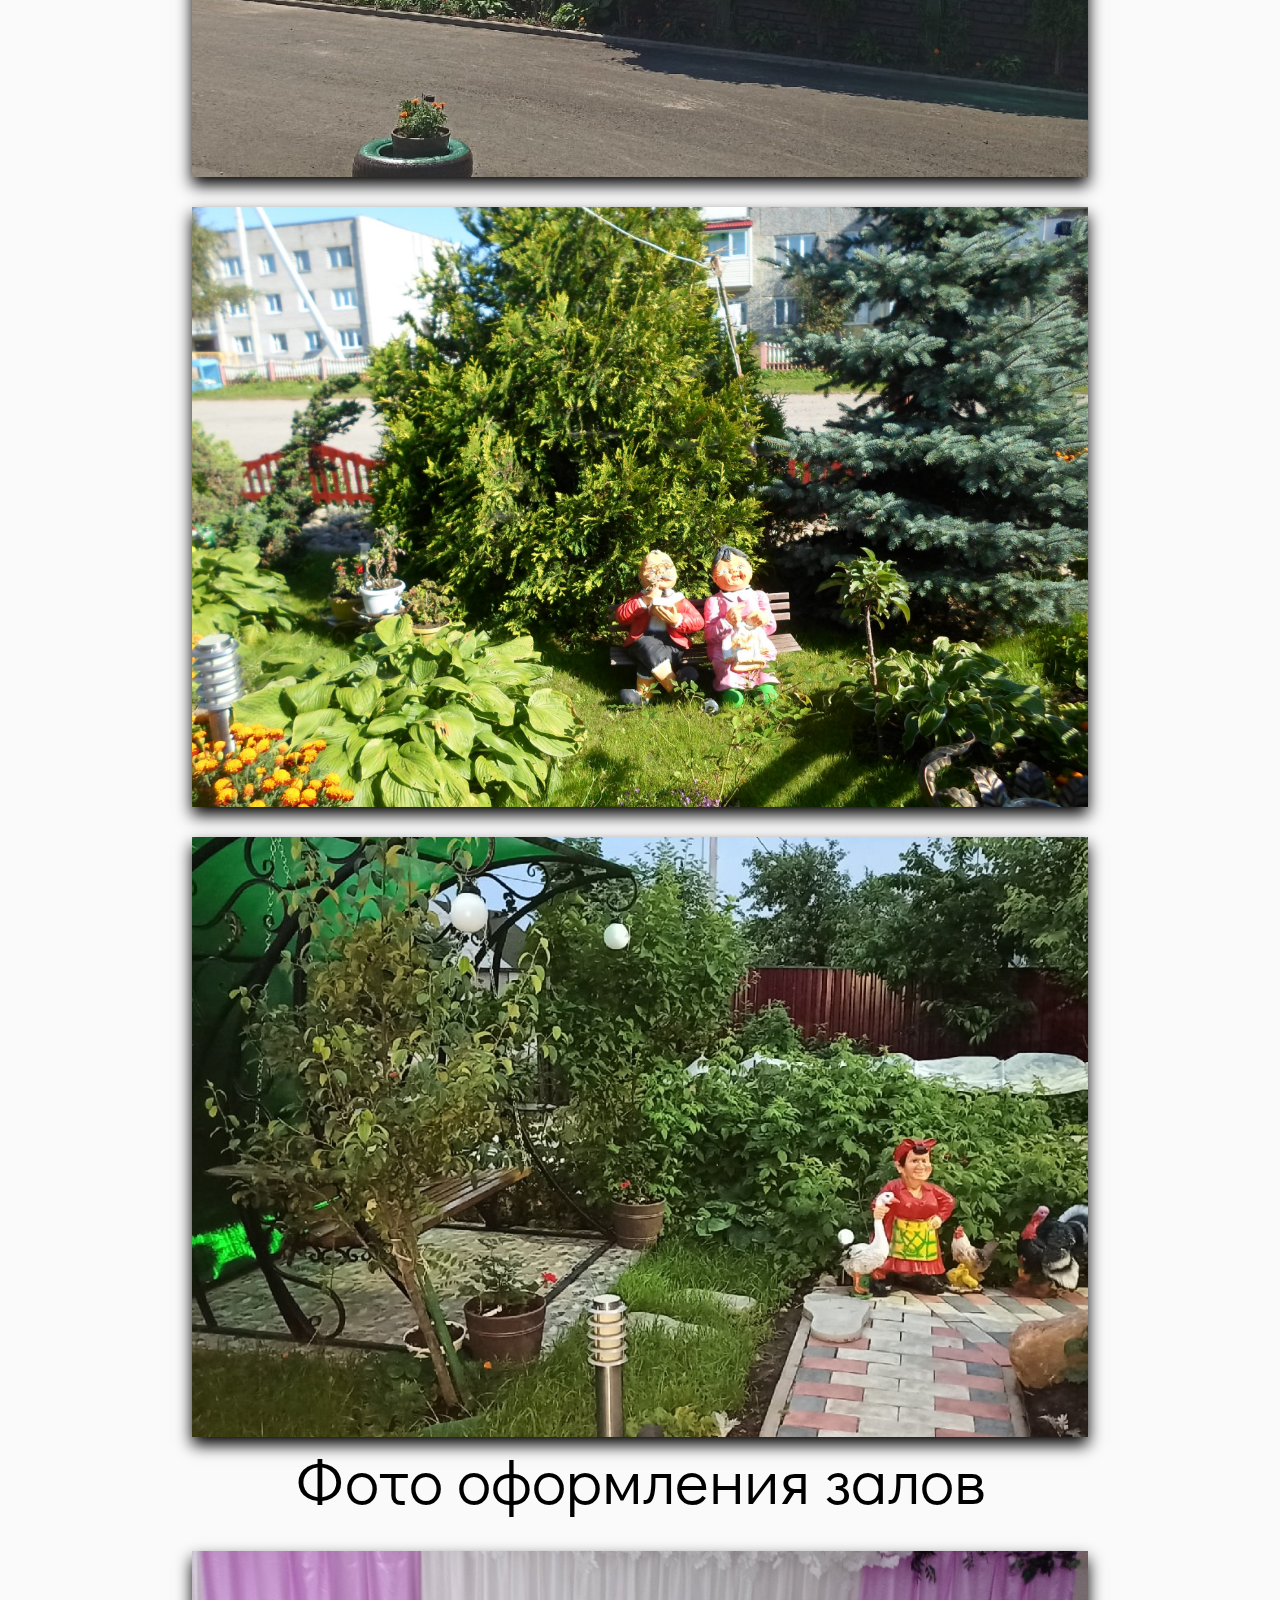
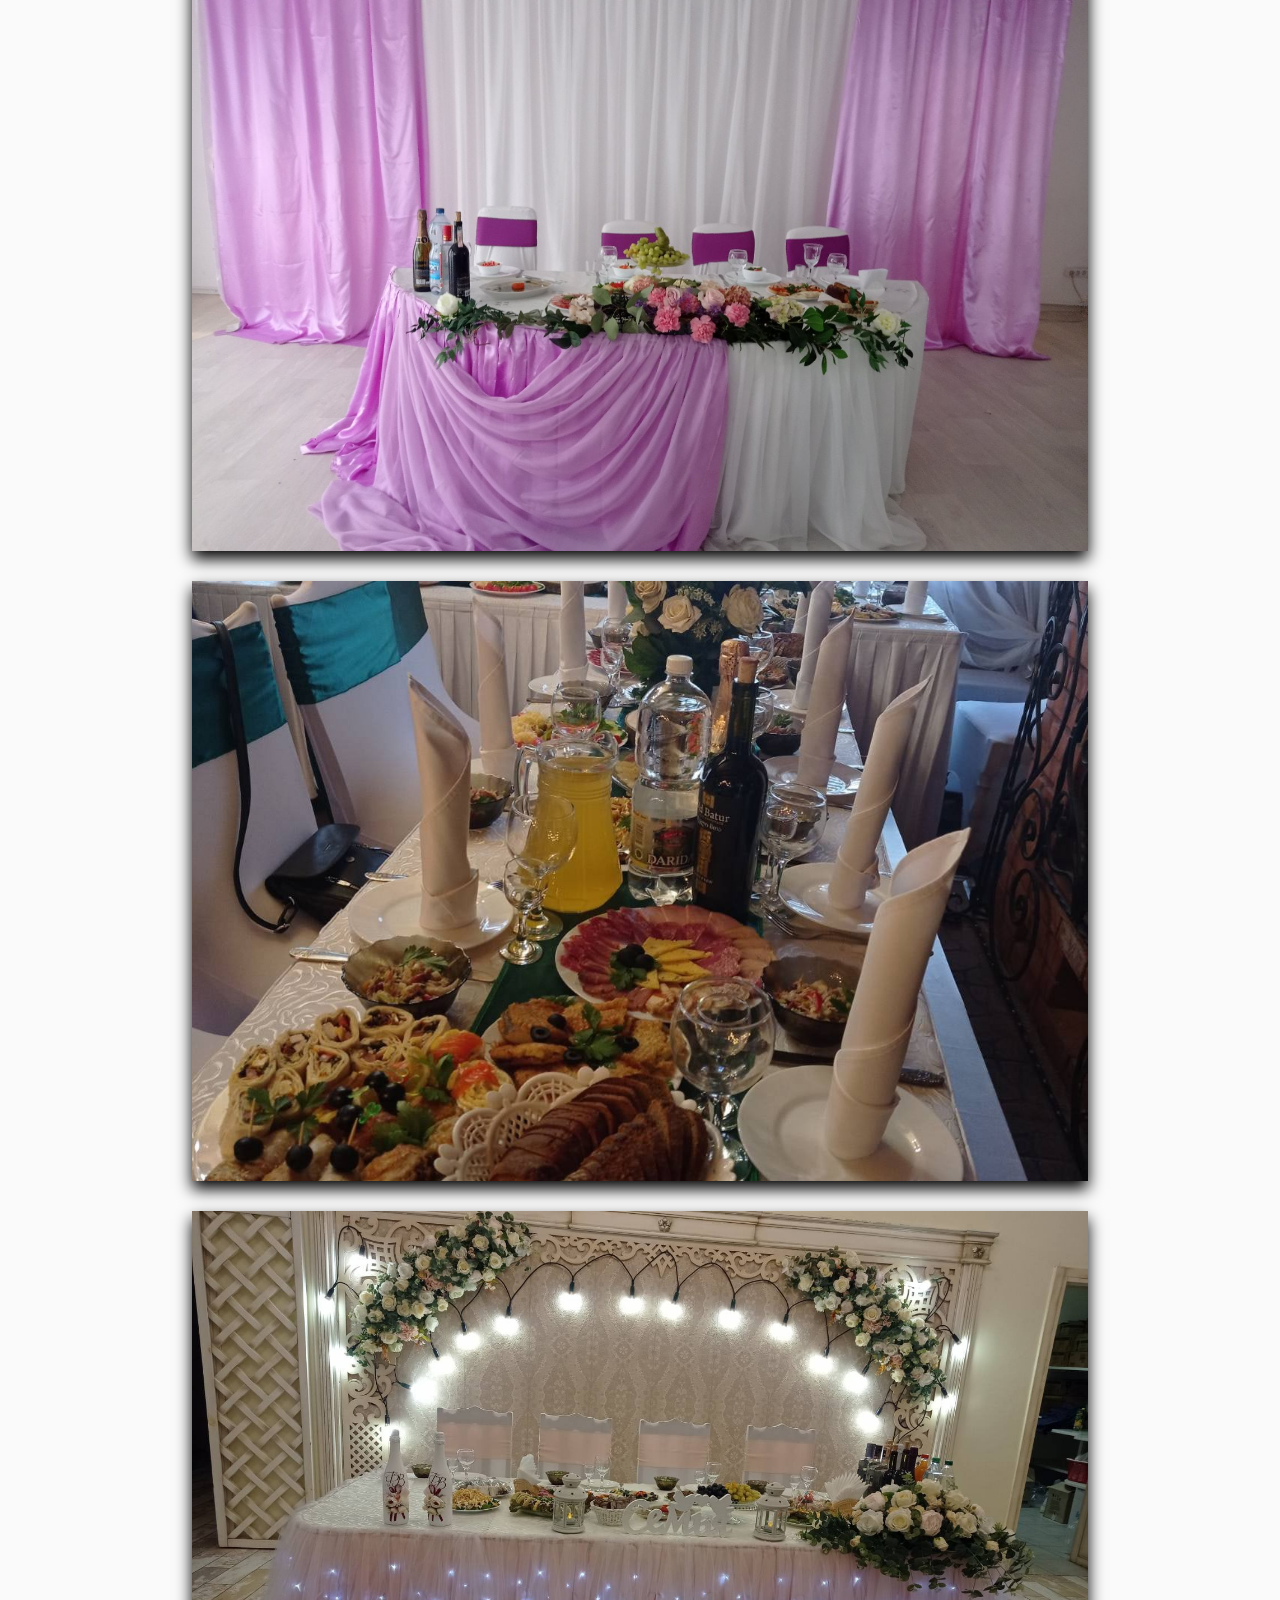
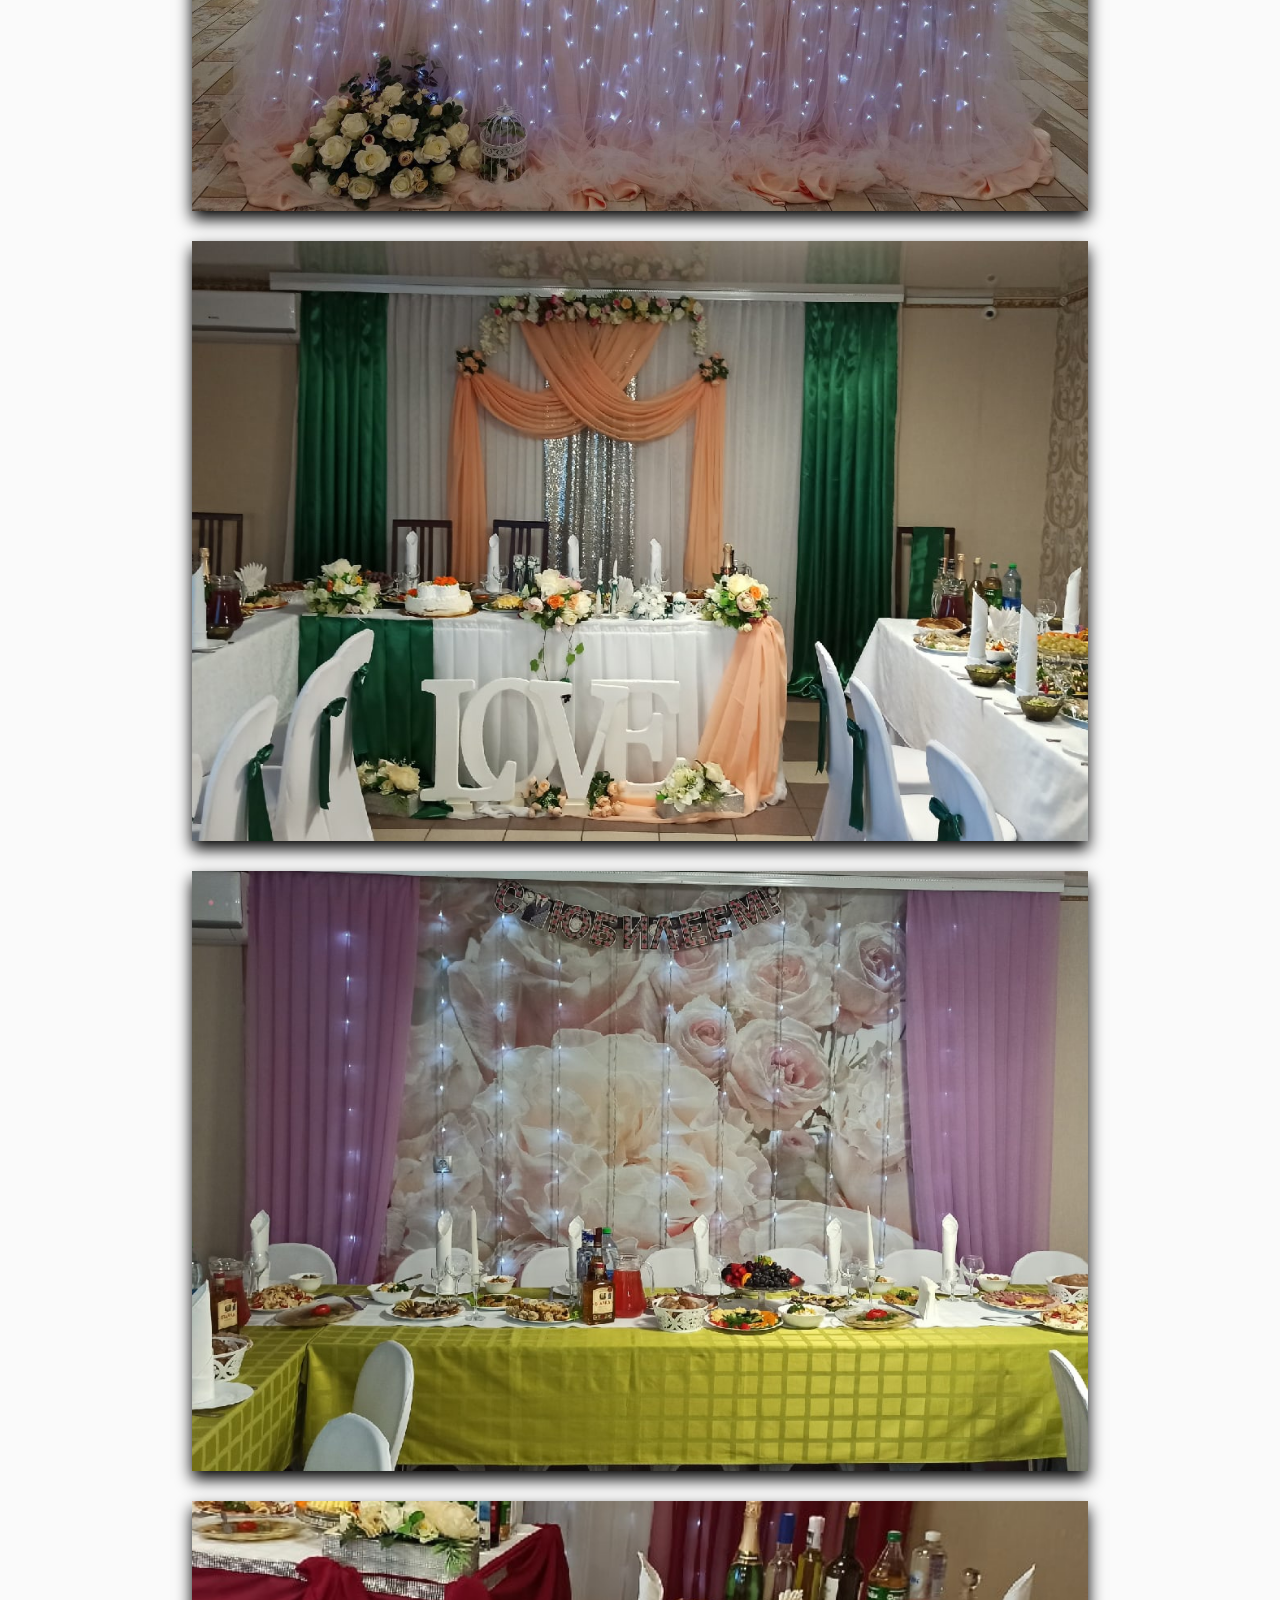
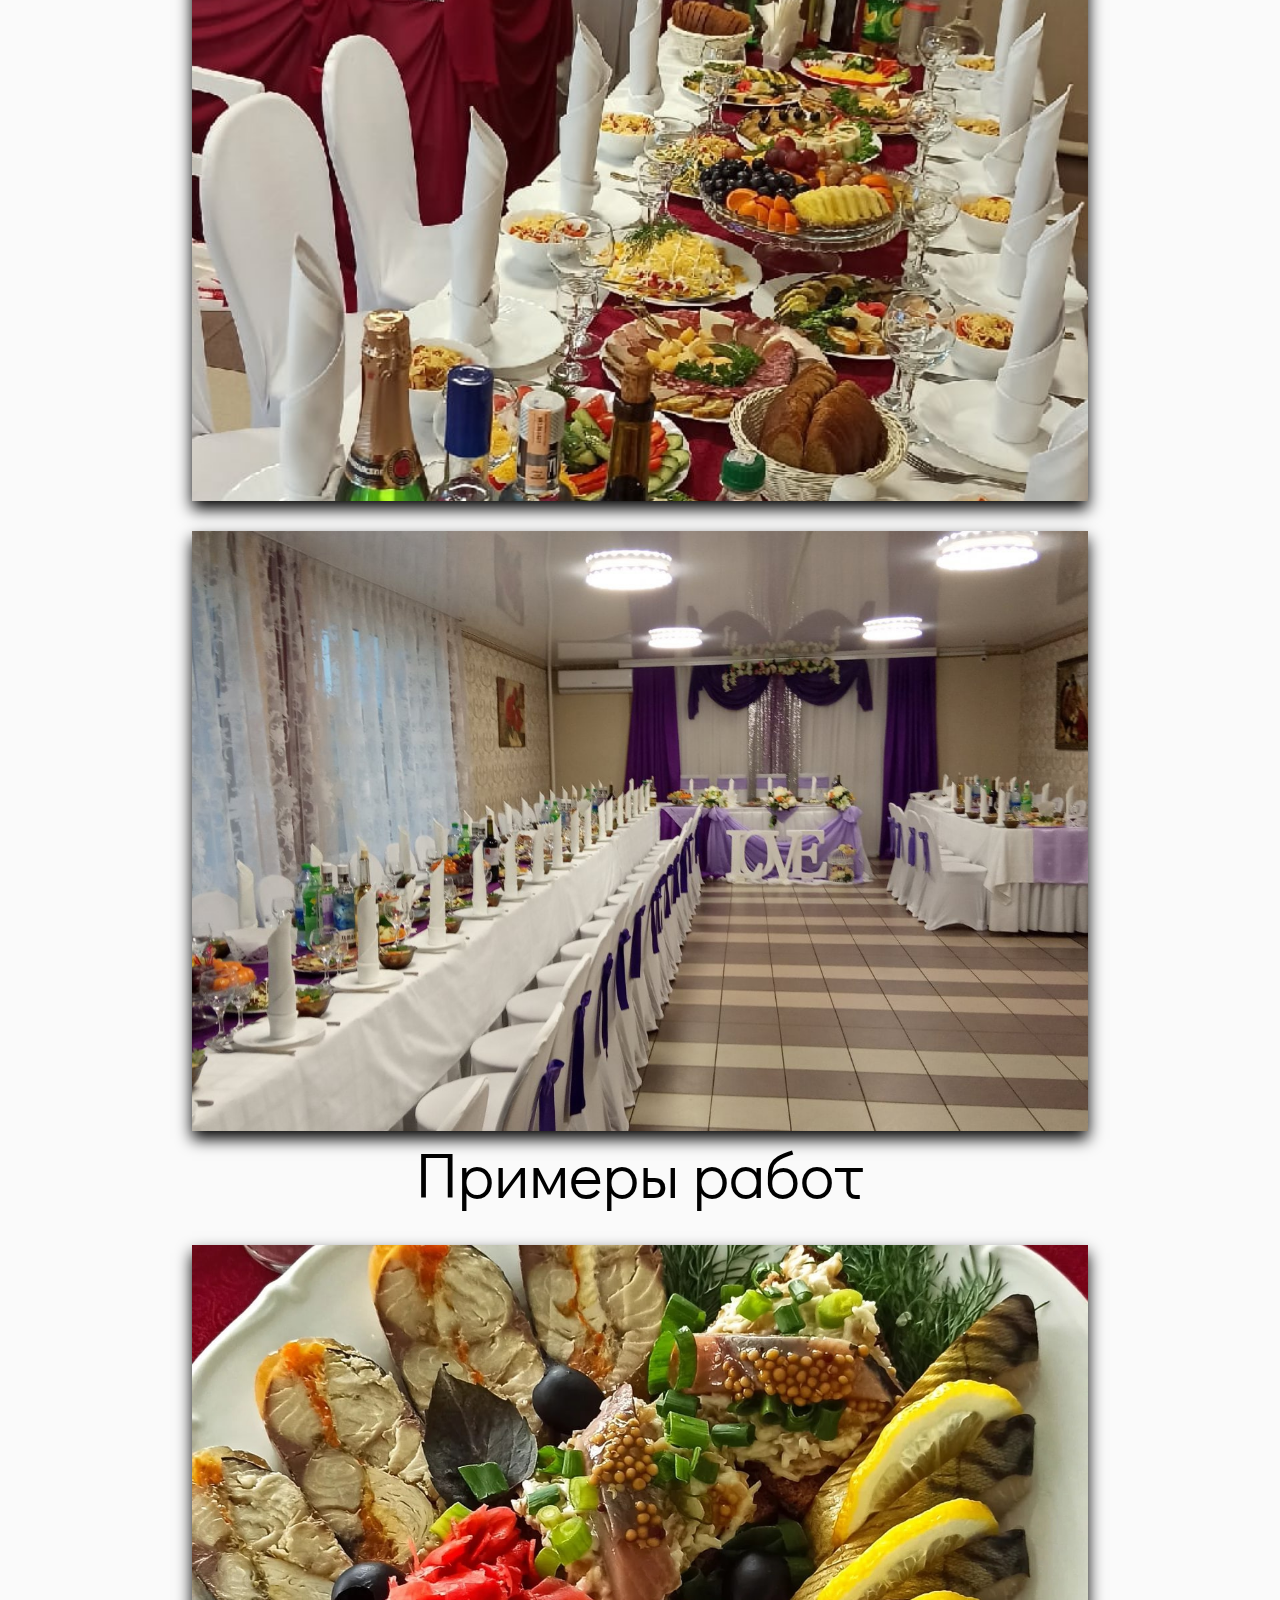
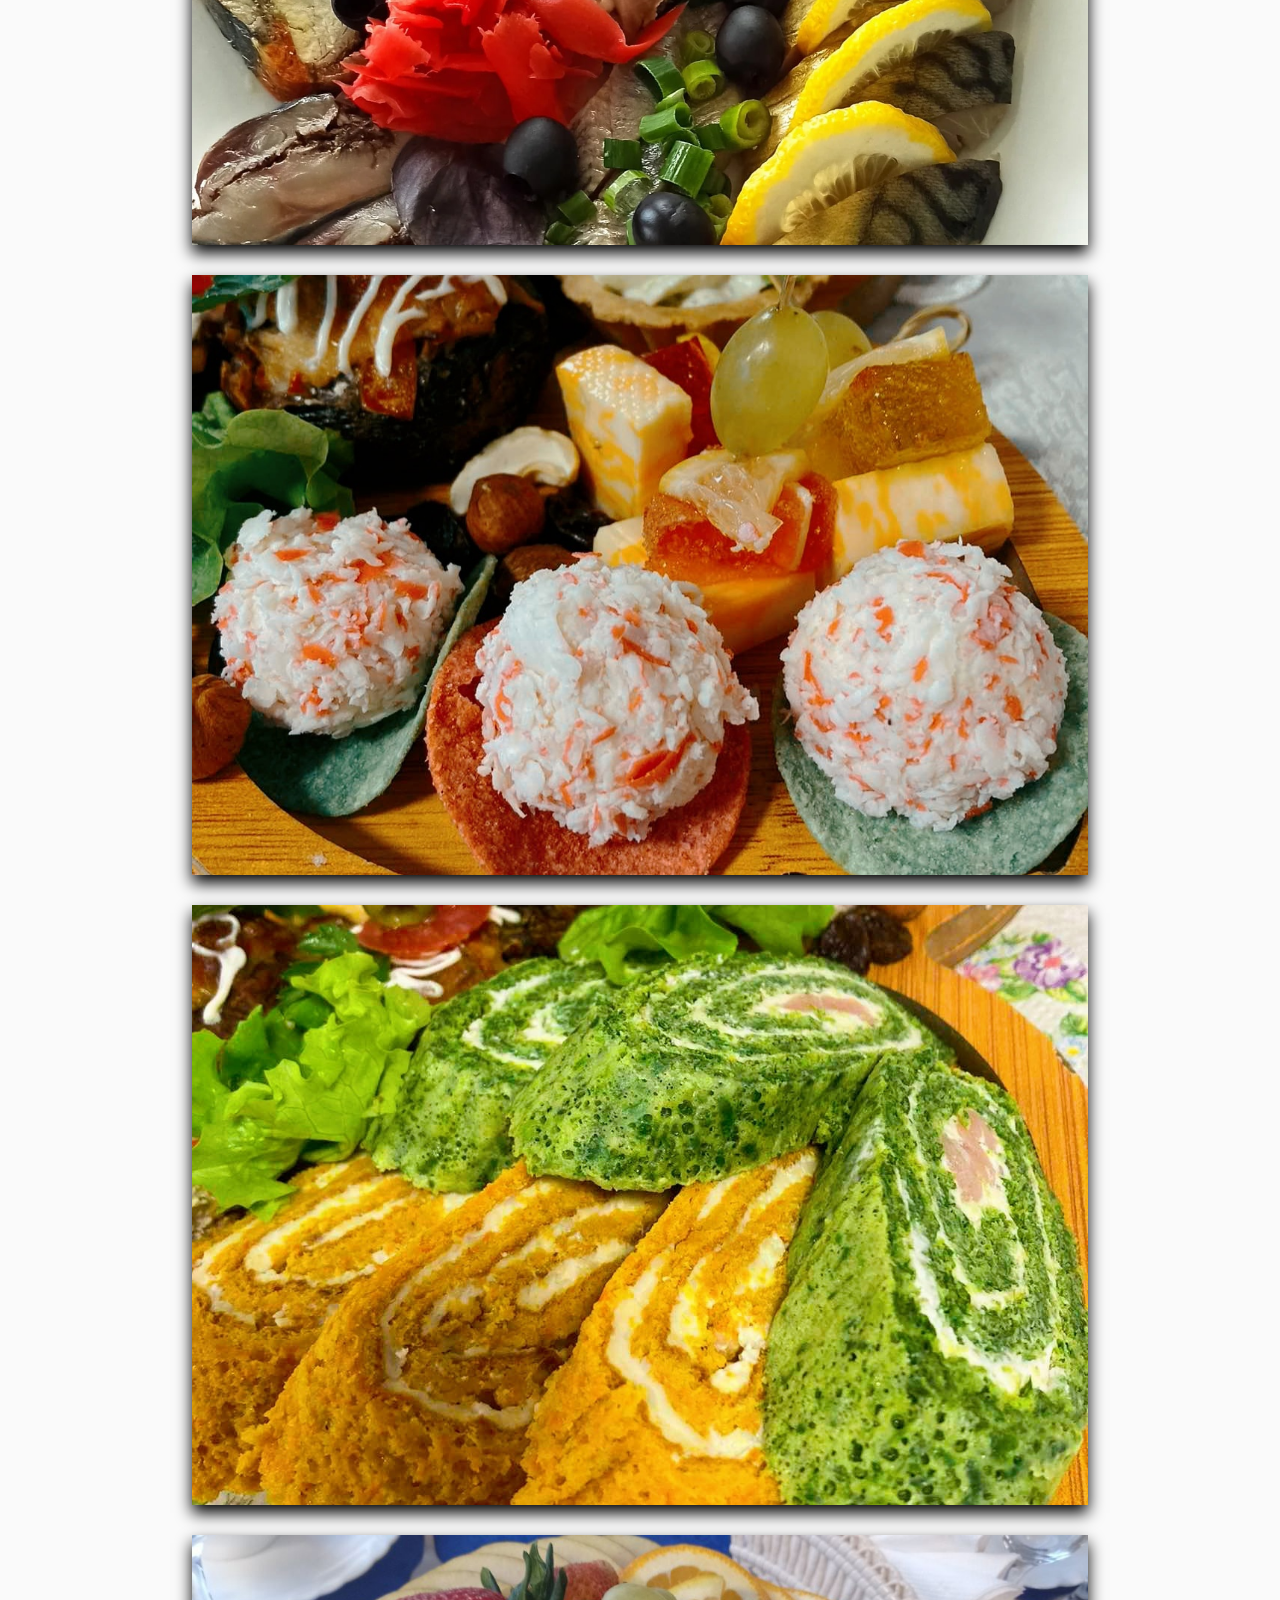
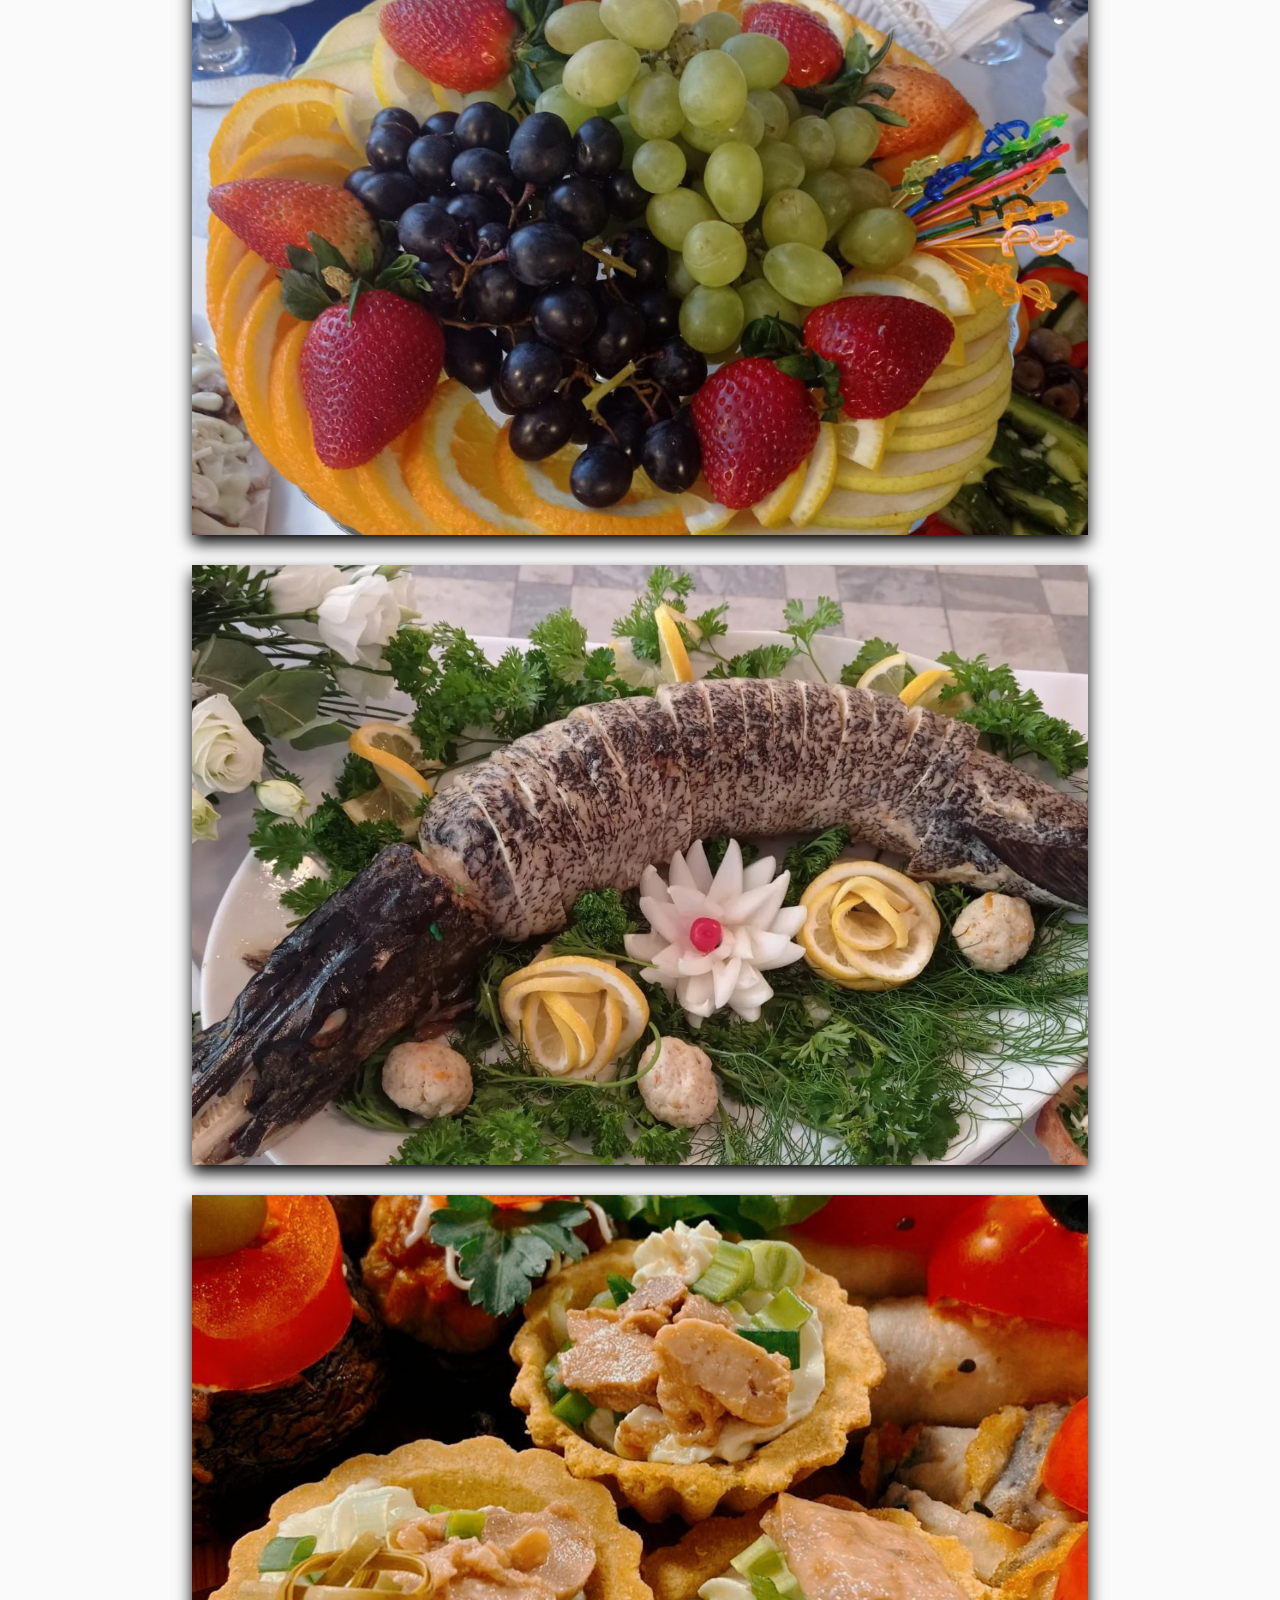
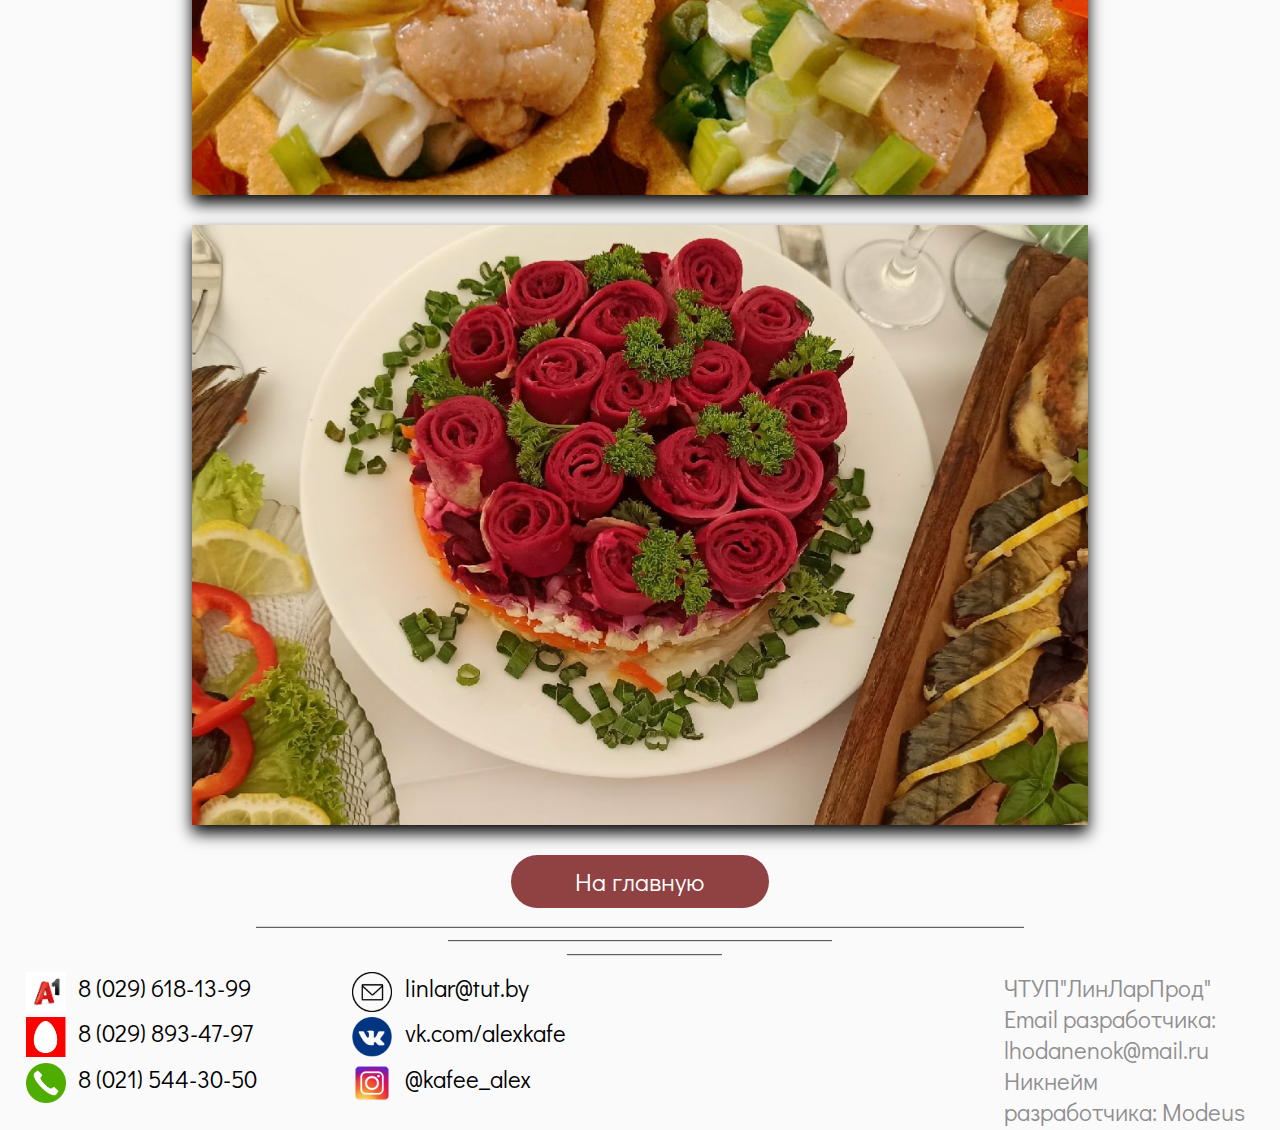
<file: Code/Photogalery.html>
<!DOCTYPE html>
<html lang="en">
<head>
    <link rel="stylesheet" href="css/photogalery.css">
    <link rel="preconnect" href="https://fonts.googleapis.com">
    <link rel="preconnect" href="https://fonts.gstatic.com" crossorigin>
    <link href="https://fonts.googleapis.com/css2?family=Didact+Gothic&family=Montserrat:wght@800&display=swap" rel="stylesheet">
    <meta charset="UTF-8">
    <title>Галерея</title>
</head>
<body>
    <header>
        <a href="index.html">
        <svg class="arrow" viewBox="0 0 35 35" fill="none" xmlns="http://www.w3.org/2000/svg">
            <path fill-rule="evenodd" clip-rule="evenodd" d="M0.534253 1.07553C0.48536 1.19344 0.458374 1.32272 0.458374 1.45831V1.45849V33.5416C0.458374 34.0939 0.906089 34.5416 1.45837 34.5416C2.01066 34.5416 2.45837 34.0939 2.45837 33.5416V3.87253L32.8346 34.2488C33.2251 34.6393 33.8583 34.6393 34.2488 34.2488C34.6393 33.8582 34.6393 33.2251 34.2488 32.8345L3.87259 2.45831H33.5417C34.094 2.45831 34.5417 2.0106 34.5417 1.45831C34.5417 0.906029 34.094 0.458313 33.5417 0.458313H1.45837C1.18331 0.458313 0.934185 0.569369 0.753391 0.749089C0.751973 0.750499 0.750559 0.751912 0.74915 0.75333C0.654325 0.848714 0.582693 0.958455 0.534253 1.07553Z" fill="white"/>
        </svg>
        </a>
        <div class="headTitle">Кафе Алекс</div>
    </header>
    <main>
        <div class="mainTitle">Фотогалерея</div>
        <div class="typeOfImages1">
            <div class="flexTitle1">Фото сада</div>
            <img class="imgFlex1" src="../Media/garden1.jpg" alt="">
            <img class="imgFlex2" src="../Media/garden3.jpg" alt="">
            <img class="imgFlex3" src="../Media/garden6.jpg" alt="">
            <img class="imgFlex4" src="../Media/garden7.jpg" alt="">
            <img class="imgFlex5" src="../Media/garden2.jpg" alt="">
            <img class="imgFlex6" src="../Media/garden5.jpg" alt="">
            <img class="imgFlex7" src="../Media/garden4.jpg" alt="">
        </div>
        <div class="typeOfImages2">
            <div class="flexTitle1">Фото оформления залов</div>
            <img class="imgFlex8" src="../Media/floor5.jpg" alt="">
            <img class="imgFlex9" src="../Media/floor6.jpg" alt="">
            <img class="imgFlex10" src="../Media/floor4.jpg" alt="">
            <img class="imgFlex11" src="../Media/floor1.jpg" alt="">
            <img class="imgFlex12" src="../Media/floor2.jpg" alt="">
            <img class="imgFlex13" src="../Media/floor7.jpg" alt="">
            <img class="imgFlex14" src="../Media/floor3.jpg" alt="">
        </div>
        <div class="typeOfImages3">
            <div class="flexTitle">Примеры работ</div>
            <img class="imgFlex15" src="../Media/workEx5.jpg" alt="">
            <img class="imgFlex16" src="../Media/workEx2.jpg" alt="">
            <img class="imgFlex17" src="../Media/workEx7.jpg" alt="">
            <img class="imgFlex18" src="../Media/workEx6.jpg" alt="">
            <img class="imgFlex19" src="../Media/workEx4.jpg" alt="">
            <img class="imgFlex20" src="../Media/workEx3.jpg" alt="">
            <img class="imgFlex21" src="../Media/workEx1.jpg" alt="">
        </div>
        <div class="buttonToPage"><a href="index.html">На главную</a></div>
        <svg class="lines" viewBox="0 0 1040 38" fill="none" xmlns="http://www.w3.org/2000/svg">
            <line y1="0.5" x2="1040" y2="0.5" stroke="black"/>
            <line x1="260" y1="18.5" x2="780" y2="18.5" stroke="black"/>
            <line x1="421" y1="37.5" x2="631" y2="37.5" stroke="black"/>
        </svg>
    </main>
    <footer>
        <div class="devInfo">
            <XML ID="info">
                <?xml version="1.0"?>
                <informationXML>
                    <companyName>ЧТУП"ЛинЛарПрод"</companyName>
                    <developEmail>Email разработчика: lhodanenok@mail.ru</developEmail>
                    <developNickname>Никнейм разработчика: Modeus</developNickname>
                </informationXML>
            </XML>
        </div>
        <div class="socialsAndTelephones">
            <div class="socialMediaDiv">
                <img class="socialImage" src="../Media/A1Icon.jpg" alt="">
                <div class="socialInfo">8 (029) 618-13-99</div>
            </div>
            <div class="socialMediaDiv">
                <img class="socialImage" src="../Media/emailIcon.png" alt="">
                <div class="socialInfo">linlar@tut.by</div>
            </div>
            <div class="socialMediaDiv">
                <img class="socialImage" src="../Media/mtsIcon.png" alt="">
                <div class="socialInfo">8 (029) 893-47-97</div>
            </div>
            <div class="socialMediaDiv">
                <img class="socialImage" src="../Media/vkIcon.png" alt="">
                <div class="socialInfo">vk.com/alexkafe</div>
            </div>
            <div class="socialMediaDiv">
                <img class="socialImage" src="../Media/phoneIcon.png" alt="">
                <div class="socialInfo">8 (021) 544-30-50</div>
            </div>
            <div class="socialMediaDiv">
                <img class="socialImage" src="../Media/instIcon.png" alt="">
                <div class="socialInfo">@kafee_alex</div>
            </div>
        </div>
    </footer>
</body>
</html>
</file>
<file: Code/css/index.css>
body {
    position: relative;
    width: 100vw;
    height: 304vh;
    margin: 0;
    background: #FAFAFA;
    overflow-x: hidden;
}
/*Начало css для хедера, и начинается с задания абсолютной позиции для его элементов*/
.backImage {
    object-fit: cover;
    position: absolute;
    width: 100%;
    height: 100%;
    left: 0;
    top: 0;
}
header {
    position: absolute;
    width: 100%;
    height: 90vh;
    left: 0;
    top: 0;
}
#clock {
    width: 200px;
    background: #423030;
    border-radius: 0 0 0 200px;
    text-align: center;
    font-family: 'Didact Gothic', serif;
    font-style: normal;
    font-weight: 400;
    color: #FFFFFF;
    font-size: 40px;
    position: relative;
    float: right;
}
nav, .greetings {
    position: absolute;
}
/*Для отображения меню использовал flex, на данный момент поддерживается везде за исключение IE*/
nav{
    display: flex;
    height: 45px;
    width: 100%;
    flex-flow: row nowrap;
    justify-content: center;
    gap: 52px;
    font-family: 'Didact Gothic', serif;
    font-style: normal;
    font-weight: 400;
    font-size: 34px;
    margin-top: 20px;
    color: #FFFFFF;
}
/*Кнопки - это гиперссылки с фоном*/
div.navButton {
    height: 100%;
    padding-left: 50px;
    padding-right: 50px;
    background: #904242;
    border-radius: 300px;
}
a.linkTo {
    color: #FFFFFF;
    text-decoration: none;
}
/*Также через flex сделал приветствие на сайте*/
div.greetings {
    display: flex;
    width: 70vw;
    height: 16.8vh;
    flex-flow: row wrap;
    justify-content: center;
    top: 30vh;
    left: 15vw;
    font-family: 'Didact Gothic', serif;
    font-style: normal;
    font-weight: 400;
    color: #FFFFFF;
}
/*Отдельно верхний блок с приветсвием и нижний, также в каждом текстовом блоке корректировал line-height взависимости от места применения*/
div.h1Title {
    width: 100%;
    height: 12.15vh;
    text-align: center;
    font-size: 4.6vw;
    line-height: 12.2vh;
    background: #423030;
    border-radius: 200px;
}
div.h2Title {
    width: 60%;
    height: 6.25vh;
    text-align: center;
    margin-top: 0.5vh;
    font-size: 2vw;
    line-height: 6.1vh;
    background: #2D1E1E;
    border-radius: 200px;
}
/*Начало раюоты с основным блоком, также весь блок через flex*/
main {
    display: flex;
    flex-flow: row wrap;
    justify-content: center;
    position: absolute;
    width: 70vw;
    height: 195vh;
    left: 15vw;
    top: 90vh;
}
.mainTitle {
    width: 100%;
    height: 11.2vh;
    font-family: 'Montserrat', serif;
    font-style: normal;
    font-weight: 850;
    font-size: 4.5vw;
    line-height: 14vh;
    text-align: center;
    margin: 0;
}
.element-animation {
    opacity: 0;
    transform: translateY(100%);
}
.element-animation.element-show {
    opacity: 1;
    transition: all 1s;
    transform: translateY(0%);
}
.type1, .type2 {
    margin-top: 5.56vh;
    width: 100%;
    height: 35vh;
}
.imgMain {
    width: 45%;
    height: 100%;
    object-fit: cover;
    box-shadow: 0 8px 24px rgba(0, 0, 0, 0.25);
}
div.type1 > img {
    float: left;
    margin-right: 5vw;
}
div.type2 > img {
    float: right;
    margin-left: 5vw;
}
/*Заголовки одним шрифтом а сам текст другим*/
h3.mHead {
    font-family: 'Montserrat', serif;
    font-style: normal;
    font-weight: 850;
    font-size: 2.1vw;
    line-height: 3vw;
    margin: 0;
}
p.mText {
    font-family: 'Didact Gothic', serif;
    font-style: normal;
    font-weight: 400;
    font-size: 1.9vw;
    line-height: 4.5vh;
    margin: 0;
}
/*Кнопка по аналогии с кнопками сверху*/
a.linkToOrder {
    background: #904242;
    border-radius: 300px;
    width: 30%;
    font-family: 'Didact Gothic', serif;
    font-style: normal;
    font-weight: 400;
    font-size: 2.8vw;
    text-align: center;
    margin: 5.56vh 20% 0 20%;
    color: #FFFFFF;
    text-decoration: none;
}
.lines {
    margin-top: 4vh;
}
/*Весь футер состоит из информации разработчика и социальной информации первое было реализовано через xml, а второе через flex*/
footer {
    position: absolute;
    width: 98%;
    height: 17.5vh;
    top: 285vh;
    font-family: 'Didact Gothic', serif;
    font-style: normal;
    font-weight: 400;
    font-size: 1.4vw;
    margin-top: 1.5vh;
}
informationXML {
    width: 14vw;
    height: 100%;
    opacity: 70%;
    font-size: 1.3vw;
    float: right;
    color: #636363;
}
.socialsAndTelephones {
    display: flex;
    flex-flow: row wrap;
    justify-content: space-between;
    align-content: space-between;
    width: 30vw;
    height: 14.5vh;
    margin-left: 2vw;
    margin-top: 1vw;
}
.socialMediaDiv {
    width: 14vw;
}
/*Для всех изображений использовал object-fit: cover; что бы вместо растяжения изображение обрезалось*/
.socialImage {
    width: 2.1vw;
    height: 2.1vw;
    object-fit: cover;
    float: left;
    margin-right: 1vw;
}
@media screen and (min-width: 100px) and (max-width: 1200px) {
    nav{
        display: flex;
        height: 45px;
        width: 100%;
        flex-flow: row nowrap;
        justify-content: center;
        gap: 30px;
        font-family: 'Didact Gothic', serif;
        font-style: normal;
        font-weight: 400;
        font-size: 34px;
        margin-top: 40px;
        color: #FFFFFF;
    }
    /*Кнопки - это гиперссылки с фоном*/
    div.navButton {
        height: 100%;
        padding-left: 40px;
        padding-right: 40px;
        background: #904242;
        border-radius: 300px;
    }
    div.h1Title {
        width: 100%;
        height: 12.15vh;
        text-align: center;
        font-size: 60px;
        line-height: 12.2vh;
        background: #423030;
        border-radius: 200px;
    }
    div.h2Title {
        width: 60%;
        height: 6.25vh;
        text-align: center;
        margin-top: 0.5vh;
        font-size: 30px;
        line-height: 6.1vh;
        background: #2D1E1E;
        border-radius: 200px;
    }
    .mainTitle {
        width: 100%;
        height: 11.2vh;
        font-family: 'Montserrat', serif;
        font-style: normal;
        font-weight: 850;
        font-size: 50px;
        line-height: 14vh;
        text-align: center;
        margin: 0;
    }
    .imgMain {
        width: 50%;
        height: 80%;
        box-shadow: 0 8px 24px rgba(0, 0, 0, 0.25);
    }
    h3.mHead {
        font-family: 'Montserrat', serif;
        font-style: normal;
        font-weight: 850;
        font-size: 27px;
        line-height: 35px;
        margin: 0;
    }
    p.mText {
        font-family: 'Didact Gothic', serif;
        font-style: normal;
        font-weight: 400;
        font-size: 24px;
        line-height: 40px;
        margin: 0;
    }
    a.linkToOrder {
        background: #904242;
        border-radius: 300px;
        width: 30%;
        font-family: 'Didact Gothic', serif;
        font-style: normal;
        font-weight: 400;
        font-size: 36px;
        text-align: center;
        margin: 5.56vh 20% 0 20%;
        color: #FFFFFF;
        text-decoration: none;
    }
    footer {
        width: 98%;
        height: 17.5vh;
        font-family: 'Didact Gothic', serif;
        font-style: normal;
        font-weight: 400;
        font-size: 24px;
        margin-top: 1.5vh;
    }
    informationXML {
        width: 20%;
        height: 100%;
        opacity: 70%;
        font-size: 24px;
        float: right;
        color: #636363;
    }
    .socialsAndTelephones {
        display: flex;
        flex-flow: row wrap;
        justify-content: space-between;
        width: 50%;
        height: 14.5vh;
        margin-left: 2vw;
        margin-top: 1vw;
    }
    .socialMediaDiv {
        width: 48%;
        height: 40px;
    }
    /*Для всех изображений использовал object-fit: cover; что бы вместо растяжения изображение обрезалось*/
    .socialImage {
        width: 40px;
        height: 40px;
        object-fit: cover;
        float: left;
        margin-right: 1vw;
    }
}
</file>
<file: Code/css/menu.css>
body {
    position: relative;
    width: 100vw;
    margin: 0;
    background: #FAFAFA;
}
a {
    text-decoration: none;
    color: #FFFFFF;
}
header {
    position: fixed;
    left: 0;
    top: 0;
    width: 100%;
    height: 5.5vh;
    background: #855757;
}
svg.arrow {
    position: absolute;
    top: 1.2vh;
    left: 1vw;
    width: 3vh;
    height: 3vh;
}
div.headTitle {
    text-align: center;
    font-family: 'Didact Gothic', serif;
    font-style: normal;
    font-weight: 400;
    font-size: 4vh;
    line-height: 5vh;
    color: #FFFFFF;
    height: 100%;
    width: 100%;
}
main {
    display: flex;
    flex-flow: row wrap;
    justify-content: center;
    width: 70vw;
    margin-left: 15vw;
    padding-top: 5.5vh;
}
div.bigTitle {
    width: 100%;
    text-align: center;
    font-family: 'Montserrat', serif;
    font-style: normal;
    font-weight: 850;
    font-size: 2.5vw;
    line-height: 3vw;
    margin: 1.8vh 0 0 0;
}
div.partOfMenu {
    width: 100%;
    display: table;
    margin-top: 2vh;
    font-family: 'Didact Gothic', serif;
    font-style: normal;
    font-weight: 400;
    font-size: 36px;
    line-height: 47px;
}
h2 {
    width: 100%;
    text-align: left;
    font-family: 'Montserrat', serif;
    font-style: normal;
    font-weight: 850;
    font-size: 36px;
    color: #000000;
    margin: 0;
}
h3 {
    width: 100%;
    text-align: left;
    font-family: 'Montserrat', serif;
    font-style: normal;
    font-weight: 850;
    font-size: 30px;
    color: #000000;
    margin: 0;
}
div.tableRow {
    display: table-row;
}
div[class^="dish"] {
    display: table-cell;
}
.dishName {
    padding-right: 200px;
}
.dishWeight {
    padding-right: 100px;
}
div.buttonToPage {
    width: 22%;
    font-family: 'Didact Gothic', serif;
    font-style: normal;
    font-weight: 400;
    font-size: 40px;
    text-align: center;
    color: #FFFFFF;
    padding: 10px 30px;
    background: #904242;
    border-radius: 300px;
    margin-top: 30px;
}
svg.lines {
    margin-top: 15px;
    width: 60vw;
    height: 4vh;
}
footer {
    width: 98%;
    height: 17.5vh;
    font-family: 'Didact Gothic', serif;
    font-style: normal;
    font-weight: 400;
    font-size: 1.4vw;
    margin-top: 1.5vh;
}
informationXML {
    width: 14vw;
    height: 100%;
    opacity: 70%;
    font-size: 1.3vw;
    float: right;
    color: #636363;
}
.socialsAndTelephones {
    display: flex;
    flex-flow: row wrap;
    justify-content: space-between;
    align-content: space-between;
    width: 30vw;
    height: 14.5vh;
    margin-left: 2vw;
    margin-top: 1vw;
}
.socialMediaDiv {
    width: 14vw;
}
/*Для всех изображений использовал object-fit: cover; что бы вместо растяжения изображение обрезалось*/
.socialImage {
    width: 2.1vw;
    height: 2.1vw;
    object-fit: cover;
    float: left;
    margin-right: 1vw;
}
@media screen and (min-width: 100px) and (max-width: 1400px){
    div.partOfMenu {
        width: 100%;
        display: table;
        margin-top: 0;
        font-family: 'Didact Gothic', serif;
        font-style: normal;
        font-weight: 400;
        font-size: 25px;
        line-height: 30px;
    }
    h2 {
        width: 100%;
        text-align: left;
        font-family: 'Montserrat', serif;
        font-style: normal;
        font-weight: 850;
        font-size: 35px;
        color: #000000;
        margin: 0;
    }
    h3 {
        width: 100%;
        text-align: left;
        font-family: 'Montserrat', serif;
        font-style: normal;
        font-weight: 850;
        font-size: 25px;
        color: #000000;
        margin: 0;
    }
    .dishName {
        padding-right: 100px;
    }
    .dishWeight {
        padding-right: 50px;
    }
    div.buttonToPage {
        width: 22%;
        font-family: 'Didact Gothic', serif;
        font-style: normal;
        font-weight: 400;
        font-size: 25px;
        text-align: center;
        color: #FFFFFF;
        padding: 10px 30px;
        background: #904242;
        border-radius: 300px;
        margin-top: 30px;
    }
    svg.lines {
        margin-top: 15px;
        width: 60vw;
        height: 4vh;
    }
    footer {
        width: 98%;
        height: 17.5vh;
        font-family: 'Didact Gothic', serif;
        font-style: normal;
        font-weight: 400;
        font-size: 24px;
        margin-top: 1.5vh;
    }
    informationXML {
        width: 20%;
        height: 100%;
        opacity: 70%;
        font-size: 24px;
        float: right;
        color: #636363;
    }
    .socialsAndTelephones {
        display: flex;
        flex-flow: row wrap;
        justify-content: space-between;
        width: 50%;
        height: 14.5vh;
        margin-left: 2vw;
        margin-top: 1vw;
    }
    .socialMediaDiv {
        width: 48%;
        height: 40px;
    }
    /*Для всех изображений использовал object-fit: cover; что бы вместо растяжения изображение обрезалось*/
    .socialImage {
        width: 40px;
        height: 40px;
        object-fit: cover;
        float: left;
        margin-right: 1vw;
    }
}
</file>
<file: Code/css/order.css>
body {
    position: relative;
    width: 100vw;
    margin: 0;
    background: #FAFAFA;
}
header {
    width: 100%;
    height: 5.5vh;
    background: #855757;
}
svg.arrow {
    position: absolute;
    top: 1.2vh;
    left: 1vw;
    width: 3vh;
    height: 3vh;
}
div.headTitle {
    text-align: center;
    font-family: 'Didact Gothic', serif;
    font-style: normal;
    font-weight: 400;
    font-size: 4vh;
    line-height: 5vh;
    color: #FFFFFF;
    margin: 0;
    height: 100%;
    width: 100%;
}
main {
    position: absolute;
    width: 99%;
    margin: 1vh 0 0 1vw;
}
div.formName {
    font-family: 'Montserrat', serif;
    font-style: normal;
    font-weight: 850;
    font-size: 4vh;
    color: #000000;
}
form {
    display: table;
    margin-top: 2vh;
}
div.formRow {
    display: table-row;
}
label, input[type="text"], select {
    display: table-cell;
}
label {
    padding-right: 4vw;
    padding-bottom: 1.5vh;
    font-family: 'Didact Gothic', serif;
    font-style: normal;
    font-weight: 400;
    font-size: 1.8vw;
    color: #000000;
}
input[type="text"], select {
    width: 18vw;
    height: 3vh;
    font-family: 'Didact Gothic', serif;
    border-radius: 300px;
    font-style: normal;
    font-weight: 400;
    font-size: 1.5vw;
    color: #7A7A7A;
}
select {
    height: 4vh;
}
a[type="submit"] {
    appearance: none;
    border: 0;
    border-radius: 300px;
    background: #904242;
    color: #fff;
    text-decoration: none;
    font-family: 'Didact Gothic', serif;
    padding: 0.4vw 1.25vw;
    font-size: 1.3vw;
    margin: 1vh 0 0 0;
}
footer {
    position: absolute;
    width: 98%;
    height: 17.5vh;
    top: 80.5vh;
    font-family: 'Didact Gothic', serif;
    font-style: normal;
    font-weight: 400;
    font-size: 1.4vw;
    margin-top: 1.5vh;
}
informationXML {
    width: 14vw;
    height: 100%;
    opacity: 70%;
    font-size: 1.3vw;
    float: right;
    color: #636363;
}
.socialsAndTelephones {
    display: flex;
    flex-flow: row wrap;
    justify-content: space-between;
    align-content: space-between;
    width: 30vw;
    height: 14.5vh;
    margin-left: 2vw;
    margin-top: 1vw;
}
.socialMediaDiv {
    width: 14vw;
}
/*Для всех изображений использовал object-fit: cover; что бы вместо растяжения изображение обрезалось*/
.socialImage {
    width: 2.1vw;
    height: 2.1vw;
    object-fit: cover;
    float: left;
    margin-right: 1vw;
}
@media screen and (min-width: 100px) and (max-width: 1400px) {
    div.formName {
        font-size: 60px;
        text-align: center;
    }
    form {
        display: flex;
        flex-flow: row wrap;
        justify-content: center;
        margin-top: 10px;
        width: 40%;
        margin-left: 30%;
    }
    div.formRow {
        display: block;
        width: 100%;
    }
    label, input[type="text"], select {
        display: block;
    }
    input[type="text"], select {
        width: 100%;
        height: 50px;
        font-family: 'Didact Gothic', serif;
        border-radius: 20px;
        font-style: normal;
        font-weight: 400;
        font-size: 36px;
        color: #7A7A7A;
    }
    a[type="submit"] {
        appearance: none;
        border: 0;
        border-radius: 300px;
        background: #904242;
        color: #fff;
        padding: 20px 40px;
        font-size: 40px;
        margin: 20px 0 0 0;
    }
    label {
        padding-right: 0;
        padding-bottom: 10px;
        font-family: 'Didact Gothic', serif;
        font-style: normal;
        font-weight: 400;
        font-size: 48px;
        color: #000000;
    }
    select {
        height: 50px;
    }
    footer {
        width: 98%;
        height: 17.5vh;
        font-family: 'Didact Gothic', serif;
        font-style: normal;
        font-weight: 400;
        font-size: 24px;
        margin-top: 1.5vh;
    }
    informationXML {
        width: 20%;
        height: 100%;
        opacity: 70%;
        font-size: 24px;
        float: right;
        color: #636363;
    }
    .socialsAndTelephones {
        display: flex;
        flex-flow: row wrap;
        justify-content: space-between;
        width: 50%;
        height: 14.5vh;
        margin-left: 2vw;
        margin-top: 1vw;
    }
    .socialMediaDiv {
        width: 48%;
        height: 40px;
    }
    /*Для всех изображений использовал object-fit: cover; что бы вместо растяжения изображение обрезалось*/
    .socialImage {
        width: 40px;
        height: 40px;
        object-fit: cover;
        float: left;
        margin-right: 1vw;
    }
}
</file>
<file: Code/css/orderConfirmed.css>
body {
    position: relative;
    width: 100vw;
    height: 100vh;
    margin: 0;
    background: #FAFAFA;
}
main {
    display: flex;
    flex-flow: row wrap;
    justify-content: center;
    width: 60%;
    margin-left: 20%;
    margin-top: 200px;
}
header {
    width: 100%;
    height: 5.5vh;
    background: #855757;
}
svg.arrow {
    position: absolute;
    top: 1.2vh;
    left: 1vw;
    width: 3vh;
    height: 3vh;
}
div.headTitle {
    text-align: center;
    font-family: 'Didact Gothic', serif;
    font-style: normal;
    font-weight: 400;
    font-size: 4vh;
    line-height: 5vh;
    color: #FFFFFF;
    margin: 0 0 0 0;
    height: 100%;
    width: 100%;
}
div.bigTitle {
    text-align: center;
    font-family: 'Montserrat', serif;
    font-style: normal;
    font-weight: 850;
    font-size: 2.5vw;
    line-height: 3vw;
    margin: 0;
    width: 100%;
}
div.littleTitle {
    text-align: center;
    font-family: 'Didact Gothic', serif;
    font-style: normal;
    font-weight: 400;
    font-size: 2.1vw;
    line-height: 3vw;
    margin: 0 0 150px 0;
    width: 100%;
}
div.buttonToPage {
    background: #904242;
    border-radius: 300px;
    width: 30%;
    height: 20%;
    text-align: center;
    font-family: 'Didact Gothic', serif;
    font-style: normal;
    font-weight: 400;
    font-size: 2vw;
    line-height: 4vw;
    color: #FFFFFF;
    margin-bottom: 25px;
}
svg.lines {
    width: 100%;
    height: 4vh;
}
footer {
    position: absolute;
    width: 98%;
    height: 17.5vh;
    top: 80.5vh;
    font-family: 'Didact Gothic', serif;
    font-style: normal;
    font-weight: 400;
    font-size: 1.4vw;
    margin-top: 1.5vh;
}
informationXML {
    width: 14vw;
    height: 100%;
    opacity: 70%;
    font-size: 1.3vw;
    float: right;
    color: #636363;
}
.socialsAndTelephones {
    display: flex;
    flex-flow: row wrap;
    justify-content: space-between;
    align-content: space-between;
    width: 30vw;
    height: 14.5vh;
    margin-left: 2vw;
    margin-top: 1vw;
}
a {
    text-decoration: none;
    color: #FFFFFF;
}
.socialMediaDiv {
    width: 14vw;
}
/*Для всех изображений использовал object-fit: cover; что бы вместо растяжения изображение обрезалось*/
.socialImage {
    width: 2.1vw;
    height: 2.1vw;
    object-fit: cover;
    float: left;
    margin-right: 1vw;
}
@media screen and (min-width: 100px) and (max-width: 1400px){
    div.bigTitle {
        text-align: center;
        font-family: 'Montserrat', serif;
        font-style: normal;
        font-weight: 850;
        font-size: 35px;
        line-height: 3vw;
        margin: 0;
        width: 100%;
    }
    div.littleTitle {
        text-align: center;
        font-family: 'Didact Gothic', serif;
        font-style: normal;
        font-weight: 400;
        font-size: 25px;
        line-height: 3vw;
        margin: 0 0 150px 0;
        width: 100%;
    }
    div.buttonToPage {
        background: #904242;
        border-radius: 300px;
        width: 40%;
        height: 60px;
        text-align: center;
        font-family: 'Didact Gothic', serif;
        font-style: normal;
        font-weight: 400;
        font-size: 30px;
        line-height: 60px;
        color: #FFFFFF;
        margin-bottom: 25px;
    }
    footer {
        width: 98%;
        height: 17.5vh;
        font-family: 'Didact Gothic', serif;
        font-style: normal;
        font-weight: 400;
        font-size: 24px;
        margin-top: 1.5vh;
    }
    informationXML {
        width: 20%;
        height: 100%;
        opacity: 70%;
        font-size: 24px;
        float: right;
        color: #636363;
    }
    .socialsAndTelephones {
        display: flex;
        flex-flow: row wrap;
        justify-content: space-between;
        width: 50%;
        height: 14.5vh;
        margin-left: 2vw;
        margin-top: 1vw;
    }
    .socialMediaDiv {
        width: 48%;
        height: 40px;
    }
    /*Для всех изображений использовал object-fit: cover; что бы вместо растяжения изображение обрезалось*/
    .socialImage {
        width: 40px;
        height: 40px;
        object-fit: cover;
        float: left;
        margin-right: 1vw;
    }
}
</file>
<file: Code/css/photogalery.css>
body {
    position: relative;
    width: 100vw;
    margin: 0;
    background: #FAFAFA;
    overflow-x: hidden;
}
a {
    text-decoration: none;
    color: #FFFFFF;
}
header {
    position: fixed;
    left: 0;
    top: 0;
    width: 100%;
    height: 5.5vh;
    background: #855757;
}
svg.arrow {
    position: absolute;
    top: 1.2vh;
    left: 1vw;
    width: 3vh;
    height: 3vh;
}
div.headTitle {
    text-align: center;
    font-family: 'Didact Gothic', serif;
    font-style: normal;
    font-weight: 400;
    font-size: 4vh;
    line-height: 5vh;
    color: #FFFFFF;
    margin: 0 0;
    height: 100%;
    width: 100%;
}
div.mainTitle {
    width: 100%;
    text-align: center;
    font-family: 'Montserrat', serif;
    font-style: normal;
    font-weight: 850;
    font-size: 64px;
    line-height: 93px;
    color: #000000;
}
main {
    display: flex;
    flex-flow: row wrap;
    justify-content: center;
    width: 70vw;
    margin-left: 15vw;
    padding-top: 5.5vh;
}
div[class^="typeOfImages"] {
    display: flex;
    flex-flow: row wrap;
    justify-content: space-between;
    text-align: center;
    font-family: 'Didact Gothic', serif;
    font-style: normal;
    font-weight: 400;
    font-size: 64px;
    color: #000000;
}
div[class^="flexTitle"] {
    width: 100%;
}
img[class^="imgFlex"]{
    height: 400px;
    margin-top: 50px;
    object-fit: cover;
    box-shadow: 0 8px 15px black;
}
img.imgFlex3, img.imgFlex8, img.imgFlex21 {
    height: 800px;
    width: 100%;
}
.imgFlex1, .imgFlex5, .imgFlex10, .imgFlex15, .imgFlex19 {
    width: 58%;
}
.imgFlex2, .imgFlex4, .imgFlex9, .imgFlex16, .imgFlex20 {
    width: 40%;
}
.imgFlex6, .imgFlex7, .imgFlex11, .imgFlex12, .imgFlex17, .imgFlex18 {
    width: 49%;
}
.imgFlex13 {
    width: 30%;
}
.imgFlex14 {
    width: 68%;
}
div.buttonToPage {
    width: 22%;
    font-family: 'Didact Gothic', serif;
    font-style: normal;
    font-weight: 400;
    font-size: 40px;
    text-align: center;
    color: #FFFFFF;
    padding: 10px 30px;
    background: #904242;
    border-radius: 300px;
    margin-top: 30px;
}
svg.lines {
    margin-top: 15px;
    width: 60vw;
    height: 4vh;
}
footer {
    width: 98%;
    height: 17.5vh;
    font-family: 'Didact Gothic', serif;
    font-style: normal;
    font-weight: 400;
    font-size: 1.4vw;
    margin-top: 1.5vh;
}
informationXML {
    width: 14vw;
    height: 100%;
    opacity: 70%;
    font-size: 1.3vw;
    float: right;
    color: #636363;
}
.socialsAndTelephones {
    display: flex;
    flex-flow: row wrap;
    justify-content: space-between;
    align-content: space-between;
    width: 30vw;
    height: 14.5vh;
    margin-left: 2vw;
    margin-top: 1vw;
}
.socialMediaDiv {
    width: 14vw;
}
/*Для всех изображений использовал object-fit: cover; что бы вместо растяжения изображение обрезалось*/
.socialImage {
    width: 2.1vw;
    height: 2.1vw;
    object-fit: cover;
    float: left;
    margin-right: 1vw;
}
@media screen and (min-width: 100px) and (max-width: 1400px) {
    img[class^="imgFlex"]{
        height: 600px;
        width: 100%;
        margin-top: 30px;
        object-fit: cover;
        box-shadow: 0 8px 15px black;
    }
    div.buttonToPage {
        width: 22%;
        font-family: 'Didact Gothic', serif;
        font-style: normal;
        font-weight: 400;
        font-size: 25px;
        text-align: center;
        color: #FFFFFF;
        padding: 10px 30px;
        background: #904242;
        border-radius: 300px;
        margin-top: 30px;
    }
    svg.lines {
        margin-top: 15px;
        width: 60vw;
        height: 4vh;
    }
    footer {
        width: 98%;
        height: 17.5vh;
        font-family: 'Didact Gothic', serif;
        font-style: normal;
        font-weight: 400;
        font-size: 24px;
        margin-top: 1.5vh;
    }
    informationXML {
        width: 20%;
        height: 100%;
        opacity: 70%;
        font-size: 24px;
        float: right;
        color: #636363;
    }
    .socialsAndTelephones {
        display: flex;
        flex-flow: row wrap;
        justify-content: space-between;
        width: 50%;
        height: 14.5vh;
        margin-left: 2vw;
        margin-top: 1vw;
    }
    .socialMediaDiv {
        width: 48%;
        height: 40px;
    }
    /*Для всех изображений использовал object-fit: cover; что бы вместо растяжения изображение обрезалось*/
    .socialImage {
        width: 40px;
        height: 40px;
        object-fit: cover;
        float: left;
        margin-right: 1vw;
    }
}
</file>
